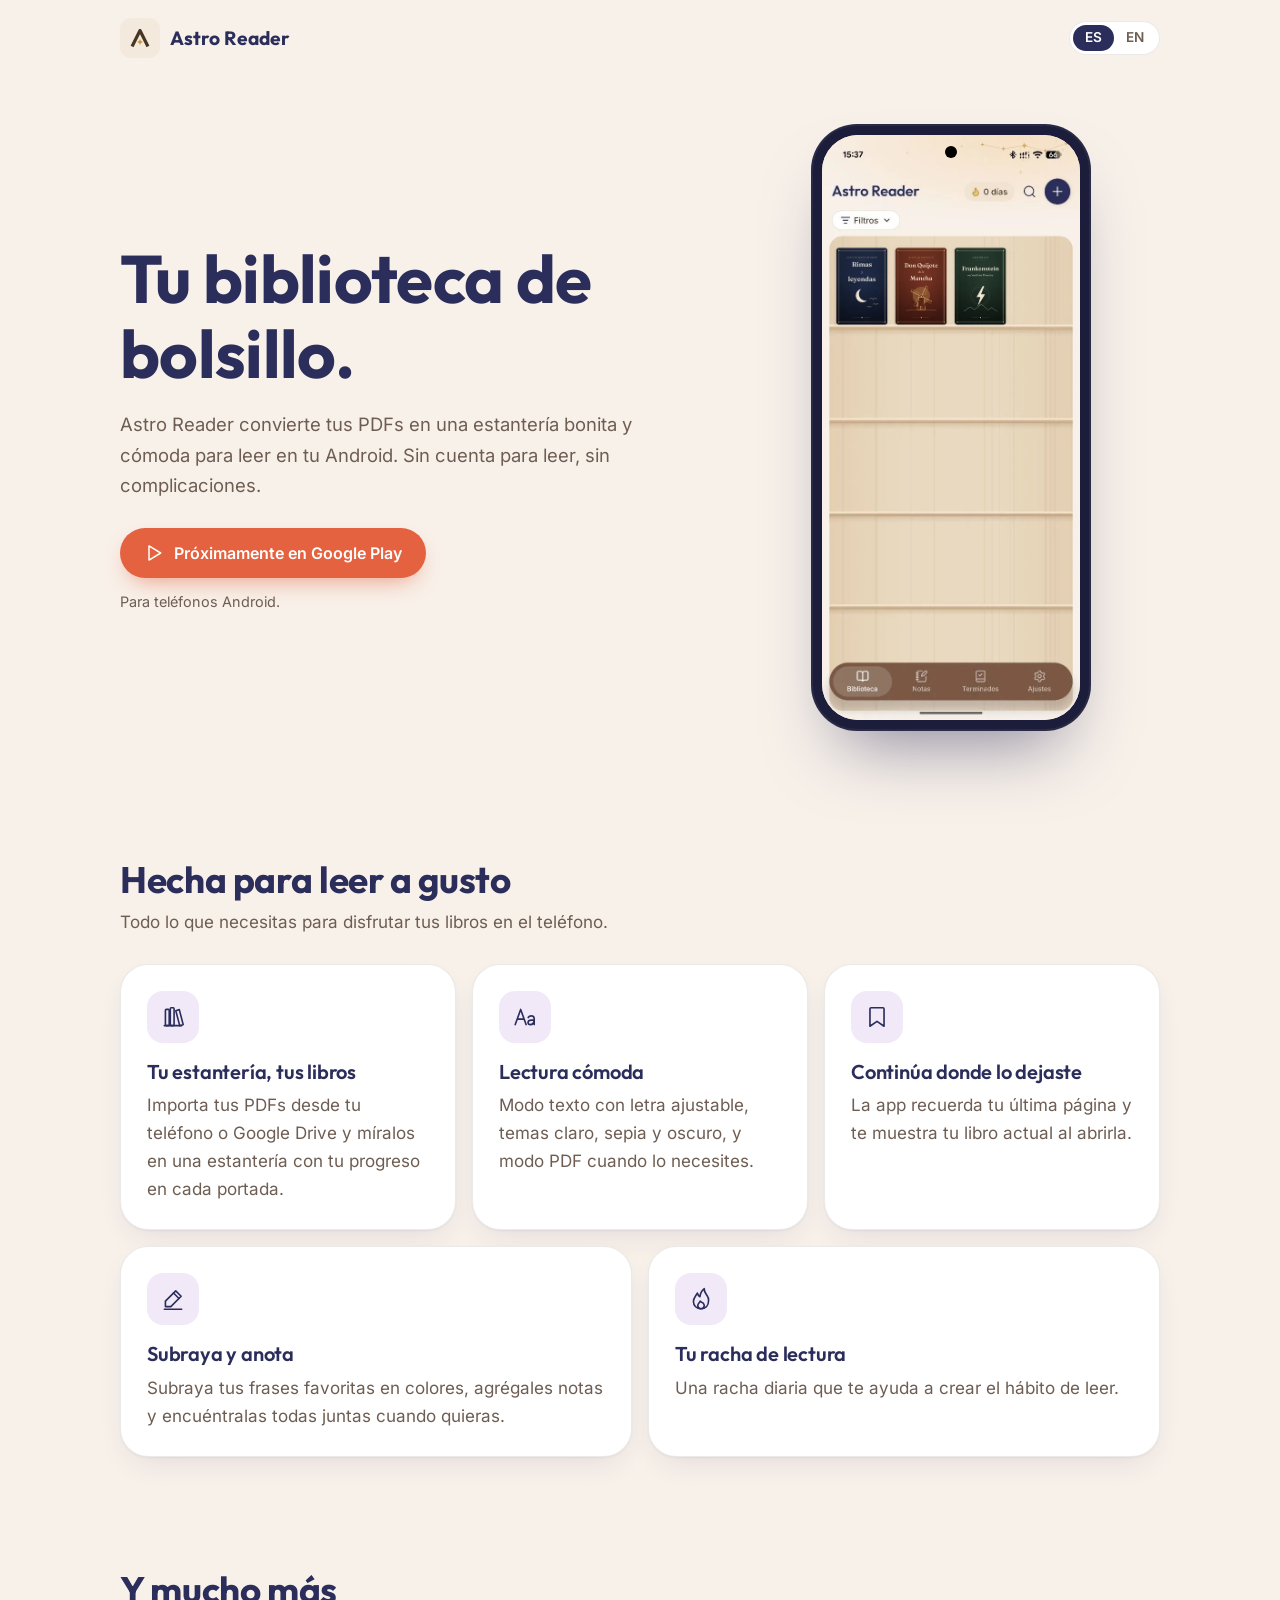
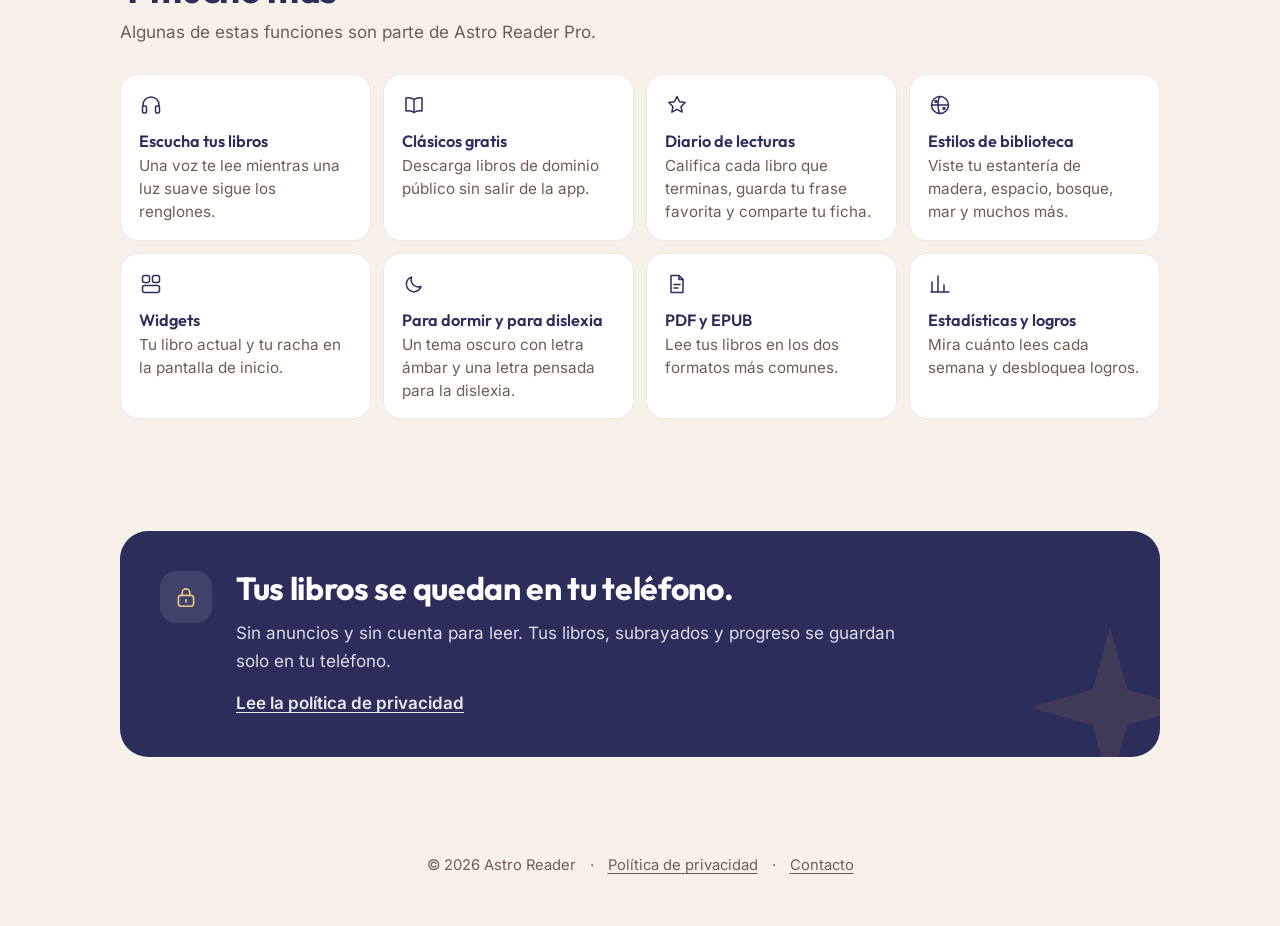
<file: index.html>
<!doctype html>
<html lang="es">
<head>
  <meta charset="utf-8">
  <meta name="viewport" content="width=device-width, initial-scale=1">
  <title>Astro Reader · Tu biblioteca de bolsillo</title>
  <meta name="description" content="Astro Reader convierte tus PDFs en una estantería bonita y cómoda para leer en tu Android. Modo texto, subrayados, notas y racha de lectura.">
  <meta name="theme-color" content="#F8F1EA" media="(prefers-color-scheme: light)">
  <meta name="theme-color" content="#16172C" media="(prefers-color-scheme: dark)">
  <link rel="icon" type="image/png" sizes="32x32" href="img/favicon-32.png">
  <link rel="apple-touch-icon" href="img/apple-touch-icon.png">
  <link rel="alternate" hreflang="es" href="https://astroreaderapp.github.io/">
  <link rel="alternate" hreflang="en" href="https://astroreaderapp.github.io/en/">
  <link rel="preload" href="fuentes/outfit-latin-700-normal.woff2" as="font" type="font/woff2" crossorigin>
  <link rel="stylesheet" href="estilos.css">

  <!-- Para compartir enlaces (WhatsApp, Facebook, X...) -->
  <meta property="og:type" content="website">
  <meta property="og:url" content="https://astroreaderapp.github.io/">
  <meta property="og:site_name" content="Astro Reader">
  <meta property="og:title" content="Astro Reader · Tu biblioteca de bolsillo">
  <meta property="og:description" content="Tus PDFs en una estantería bonita y cómoda para leer en tu Android.">
  <meta property="og:image" content="https://astroreaderapp.github.io/img/compartir.png">
  <meta property="og:image:width" content="1200">
  <meta property="og:image:height" content="630">
  <meta property="og:locale" content="es_MX">
  <meta name="twitter:card" content="summary_large_image">
</head>
<body>
  <a class="saltar" href="#contenido">Saltar al contenido</a>

  <header class="cabecera">
    <div class="contenedor">
      <a class="marca" href="index.html">
        <img src="img/logo.webp" width="40" height="40" alt="">
        Astro Reader
      </a>
      <nav class="idioma" aria-label="Idioma">
        <span aria-current="page" lang="es">ES</span>
        <a href="en/index.html" lang="en" hreflang="en">EN</a>
      </nav>
    </div>
  </header>

  <main id="contenido">
    <section class="hero">
      <div class="contenedor">
        <div>
          <h1>Tu biblioteca de bolsillo.</h1>
          <p class="subtitulo">Astro Reader convierte tus PDFs en una estantería bonita y cómoda para leer en tu Android. Sin cuenta para leer, sin complicaciones.</p>

          <!-- ENLACE DE GOOGLE PLAY: cuando la app esté publicada, cambia href="#" por
               https://play.google.com/store/apps/details?id=com.astroreader.app
               quita aria-disabled="true" y cambia el texto por "Descárgala en Google Play". -->
          <a class="boton" id="google-play" href="#" aria-disabled="true">
            <svg viewBox="0 0 24 24" fill="none" stroke="currentColor" stroke-width="1.8" stroke-linejoin="round" aria-hidden="true"><path d="M6 3.5v17l14-8.5z"/></svg>
            Próximamente en Google Play
          </a>
          <span class="nota-boton">Para teléfonos Android.</span>
        </div>

        <div class="telefono-zona">
          <div class="telefono">
            <div class="pantalla">
              <!-- Capturas de la app (portadas propias de libros de dominio público). Cambian solas. -->
              <div class="capturas">
                <img src="img/captura-1.webp" width="575" height="1280" alt="La estantería de Astro Reader con Rimas y leyendas, Don Quijote de la Mancha y Frankenstein">
                <img src="img/captura-2.webp" width="575" height="1280" alt="La misma estantería con el estilo Espacio, de noche con estrellas" loading="lazy">
                <img src="img/captura-3.webp" width="575" height="1280" alt="Pantalla para elegir el estilo de la biblioteca" loading="lazy">
              </div>
            </div>
          </div>
        </div>
      </div>
    </section>

    <section aria-labelledby="t-funciones">
      <div class="contenedor">
        <h2 class="titulo-seccion" id="t-funciones">Hecha para leer a gusto</h2>
        <p class="intro-seccion">Todo lo que necesitas para disfrutar tus libros en el teléfono.</p>

        <div class="tarjetas">
          <article class="tarjeta">
            <div class="icono"><svg viewBox="0 0 24 24" aria-hidden="true"><path d="M4 20h16"/><rect x="5" y="5" width="3.5" height="15" rx="0.8"/><rect x="9.5" y="3.5" width="3.5" height="16.5" rx="0.8"/><path d="M14.6 6.2l3.2-1 3.6 13.8-3.2 1z"/></svg></div>
            <h3>Tu estantería, tus libros</h3>
            <p>Importa tus PDFs desde tu teléfono o Google Drive y míralos en una estantería con tu progreso en cada portada.</p>
          </article>

          <article class="tarjeta">
            <div class="icono"><svg viewBox="0 0 24 24" aria-hidden="true"><path d="M3 19l5-14 5 14M4.8 14h6.4"/><path d="M15 12.5c.6-1 1.6-1.5 2.8-1.5 1.8 0 2.7 1 2.7 2.7V19m0-3.3c-.5 2.2-1.7 3.3-3.4 3.3-1.4 0-2.3-.8-2.3-2 0-1.4 1.2-2.1 3.4-2.1h2.3"/></svg></div>
            <h3>Lectura cómoda</h3>
            <p>Modo texto con letra ajustable, temas claro, sepia y oscuro, y modo PDF cuando lo necesites.</p>
          </article>

          <article class="tarjeta">
            <div class="icono"><svg viewBox="0 0 24 24" aria-hidden="true"><path d="M6.5 3.5h11a1 1 0 0 1 1 1v16l-6.5-4.5-6.5 4.5v-16a1 1 0 0 1 1-1z"/></svg></div>
            <h3>Continúa donde lo dejaste</h3>
            <p>La app recuerda tu última página y te muestra tu libro actual al abrirla.</p>
          </article>

          <article class="tarjeta">
            <div class="icono"><svg viewBox="0 0 24 24" aria-hidden="true"><path d="M14.5 4.5l5 5L10 19H5v-5z"/><path d="M12.5 6.5l5 5"/><path d="M4 21.5h16"/></svg></div>
            <h3>Subraya y anota</h3>
            <p>Subraya tus frases favoritas en colores, agrégales notas y encuéntralas todas juntas cuando quieras.</p>
          </article>

          <article class="tarjeta">
            <div class="icono"><svg viewBox="0 0 24 24" aria-hidden="true"><path d="M12 21c-4 0-7-2.8-7-6.6 0-3.3 2.4-5.4 3.6-7.9.4 1.6 1.2 2.7 2.4 3.4C11.4 6.4 13 4 15 2.5c-.2 3 1.4 4.6 2.6 6.3 1 1.4 1.4 2.8 1.4 4.6C19 18.2 16 21 12 21z"/><path d="M12 21c-1.7 0-3-1.2-3-2.9 0-1.8 1.6-2.7 2.3-4.1.9 1 1.5 1.3 2.3 1.4.8 1 1.4 1.7 1.4 2.7 0 1.7-1.3 2.9-3 2.9z"/></svg></div>
            <h3>Tu racha de lectura</h3>
            <p>Una racha diaria que te ayuda a crear el hábito de leer.</p>
          </article>
        </div>
      </div>
    </section>

    <section aria-labelledby="t-mas">
      <div class="contenedor">
        <h2 class="titulo-seccion" id="t-mas">Y mucho más</h2>
        <p class="intro-seccion">Algunas de estas funciones son parte de Astro Reader Pro.</p>
        <ul class="extras">
          <li><svg viewBox="0 0 24 24" aria-hidden="true"><path d="M4 13v-1a8 8 0 0 1 16 0v1"/><rect x="3.5" y="13" width="4" height="7" rx="1.5"/><rect x="16.5" y="13" width="4" height="7" rx="1.5"/></svg><div><strong>Escucha tus libros</strong><span>Una voz te lee mientras una luz suave sigue los renglones.</span></div></li>
          <li><svg viewBox="0 0 24 24" aria-hidden="true"><path d="M12 6.5C10 5 7 4.5 4 5v13c3-.5 6 0 8 1.5 2-1.5 5-2 8-1.5V5c-3-.5-6 0-8 1.5z"/><path d="M12 6.5v13"/></svg><div><strong>Clásicos gratis</strong><span>Descarga libros de dominio público sin salir de la app.</span></div></li>
          <li><svg viewBox="0 0 24 24" aria-hidden="true"><path d="M12 3.5l2.5 5.2 5.7.8-4.1 4 1 5.6-5.1-2.7-5.1 2.7 1-5.6-4.1-4 5.7-.8z"/></svg><div><strong>Diario de lecturas</strong><span>Califica cada libro que terminas, guarda tu frase favorita y comparte tu ficha.</span></div></li>
          <li><svg viewBox="0 0 24 24" aria-hidden="true"><circle cx="12" cy="12" r="8.5"/><path d="M12 3.5c-2.5 2.5-2.5 14.5 0 17M3.5 12h17"/><circle cx="8" cy="8.5" r="1"/><circle cx="16" cy="15.5" r="1"/></svg><div><strong>Estilos de biblioteca</strong><span>Viste tu estantería de madera, espacio, bosque, mar y muchos más.</span></div></li>
          <li><svg viewBox="0 0 24 24" aria-hidden="true"><rect x="3.5" y="3.5" width="7" height="7" rx="2"/><rect x="13.5" y="3.5" width="7" height="7" rx="2"/><rect x="3.5" y="13.5" width="17" height="7" rx="2"/></svg><div><strong>Widgets</strong><span>Tu libro actual y tu racha en la pantalla de inicio.</span></div></li>
          <li><svg viewBox="0 0 24 24" aria-hidden="true"><path d="M19 14.5A7.5 7.5 0 0 1 9.5 5a7.5 7.5 0 1 0 9.5 9.5z"/></svg><div><strong>Para dormir y para dislexia</strong><span>Un tema oscuro con letra ámbar y una letra pensada para la dislexia.</span></div></li>
          <li><svg viewBox="0 0 24 24" aria-hidden="true"><path d="M6 3.5h8l4 4v13H6z"/><path d="M14 3.5v4h4"/><path d="M9 12.5h6M9 16h4"/></svg><div><strong>PDF y EPUB</strong><span>Lee tus libros en los dos formatos más comunes.</span></div></li>
          <li><svg viewBox="0 0 24 24" aria-hidden="true"><path d="M4 20V10M10 20V4M16 20v-7M21 20H3"/></svg><div><strong>Estadísticas y logros</strong><span>Mira cuánto lees cada semana y desbloquea logros.</span></div></li>
        </ul>
      </div>
    </section>

    <section aria-labelledby="t-privacidad">
      <div class="contenedor">
        <div class="privacidad-bloque">
          <div class="icono"><svg viewBox="0 0 24 24" aria-hidden="true"><rect x="5" y="10.5" width="14" height="10" rx="2.5"/><path d="M8.5 10.5V8a3.5 3.5 0 0 1 7 0v2.5"/><path d="M12 14.5v2"/></svg></div>
          <div>
            <h2 id="t-privacidad">Tus libros se quedan en tu teléfono.</h2>
            <p style="margin-top:12px">Sin anuncios y sin cuenta para leer. Tus libros, subrayados y progreso se guardan solo en tu teléfono.</p>
            <p style="margin-top:14px"><a href="privacidad.html">Lee la política de privacidad</a></p>
          </div>
        </div>
      </div>
    </section>
  </main>

  <footer class="pie">
    <div class="contenedor">
      <span>© 2026 Astro Reader</span>
      <span aria-hidden="true">·</span>
      <a href="privacidad.html">Política de privacidad</a>
      <span aria-hidden="true">·</span>
      <a href="mailto:contacto.astroreader@gmail.com">Contacto</a>
    </div>
  </footer>
</body>
</html>
</file>
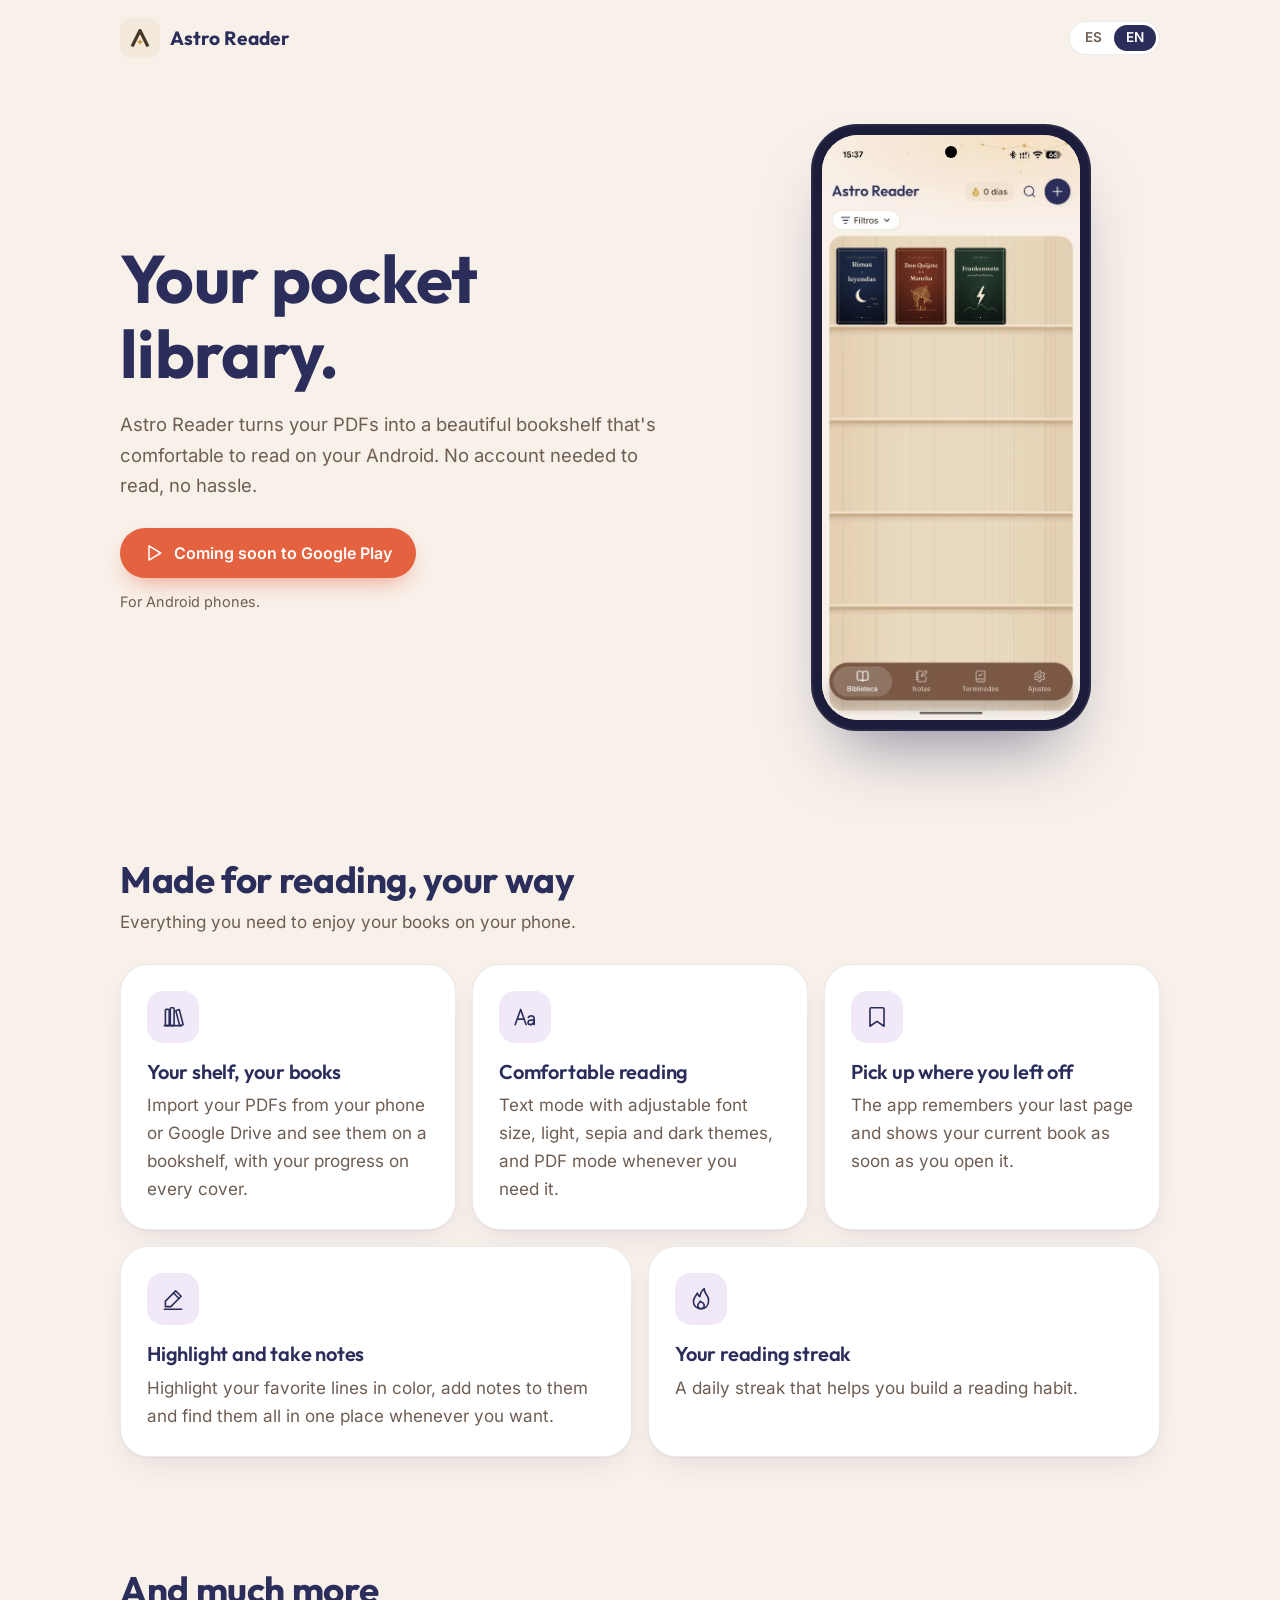
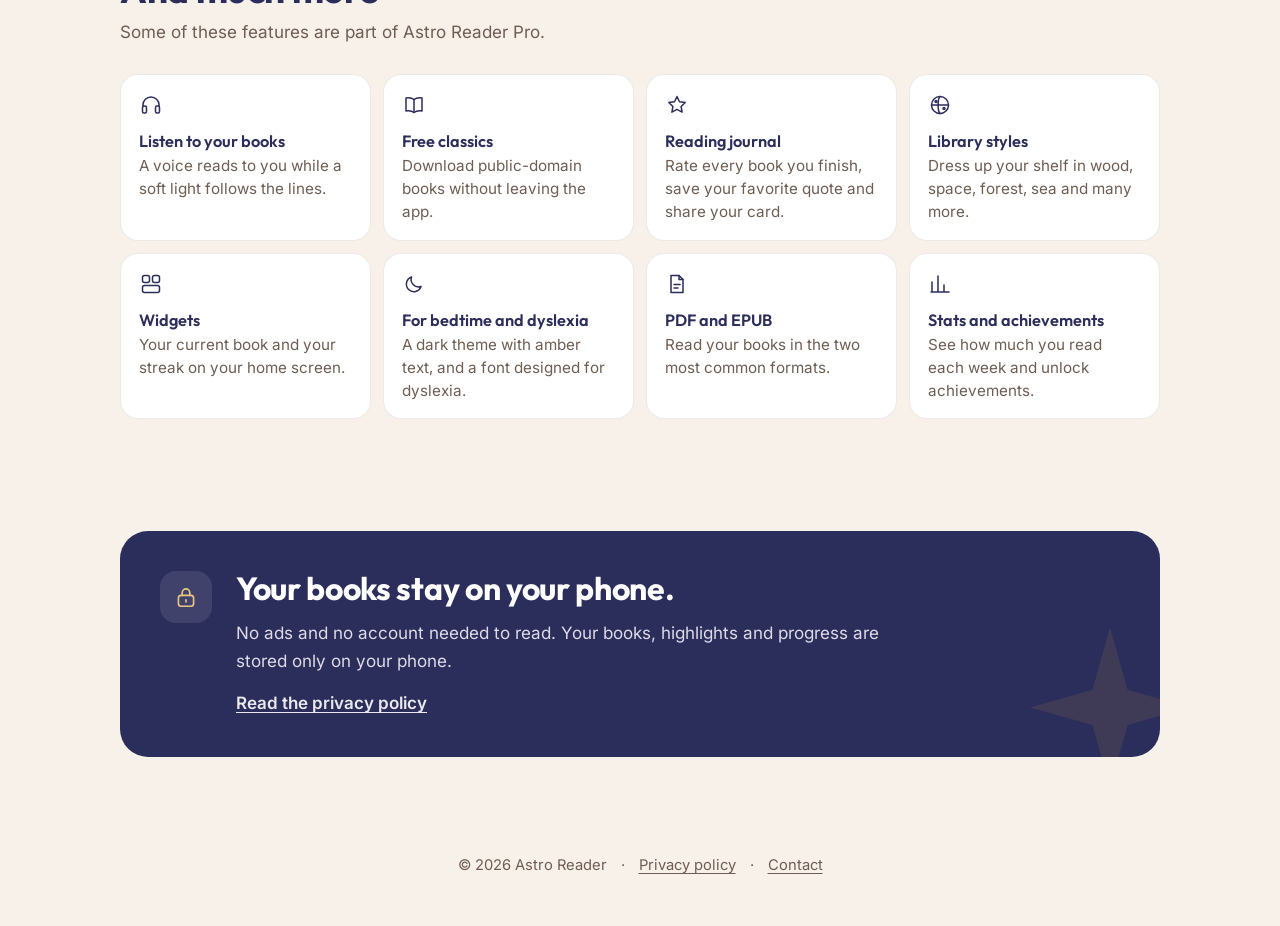
<file: en/index.html>
<!doctype html>
<html lang="en">
<head>
  <meta charset="utf-8">
  <meta name="viewport" content="width=device-width, initial-scale=1">
  <title>Astro Reader · Your pocket library</title>
  <meta name="description" content="Astro Reader turns your PDFs into a beautiful bookshelf that's comfortable to read on your Android. Text mode, highlights, notes and a reading streak.">
  <meta name="theme-color" content="#F8F1EA" media="(prefers-color-scheme: light)">
  <meta name="theme-color" content="#16172C" media="(prefers-color-scheme: dark)">
  <link rel="icon" type="image/png" sizes="32x32" href="../img/favicon-32.png">
  <link rel="apple-touch-icon" href="../img/apple-touch-icon.png">
  <link rel="alternate" hreflang="es" href="https://astroreaderapp.github.io/">
  <link rel="alternate" hreflang="en" href="https://astroreaderapp.github.io/en/">
  <link rel="preload" href="../fuentes/outfit-latin-700-normal.woff2" as="font" type="font/woff2" crossorigin>
  <link rel="stylesheet" href="../estilos.css">

  <meta property="og:type" content="website">
  <meta property="og:url" content="https://astroreaderapp.github.io/en/">
  <meta property="og:site_name" content="Astro Reader">
  <meta property="og:title" content="Astro Reader · Your pocket library">
  <meta property="og:description" content="Your PDFs on a beautiful bookshelf, comfortable to read on your Android.">
  <meta property="og:image" content="https://astroreaderapp.github.io/img/compartir.png">
  <meta property="og:image:width" content="1200">
  <meta property="og:image:height" content="630">
  <meta property="og:locale" content="en_US">
  <meta name="twitter:card" content="summary_large_image">
</head>
<body>
  <a class="saltar" href="#contenido">Skip to content</a>

  <header class="cabecera">
    <div class="contenedor">
      <a class="marca" href="index.html">
        <img src="../img/logo.webp" width="40" height="40" alt="">
        Astro Reader
      </a>
      <nav class="idioma" aria-label="Language">
        <a href="../index.html" lang="es" hreflang="es">ES</a>
        <span aria-current="page" lang="en">EN</span>
      </nav>
    </div>
  </header>

  <main id="contenido">
    <section class="hero">
      <div class="contenedor">
        <div>
          <h1>Your pocket library.</h1>
          <p class="subtitulo">Astro Reader turns your PDFs into a beautiful bookshelf that's comfortable to read on your Android. No account needed to read, no hassle.</p>

          <!-- GOOGLE PLAY LINK: when the app is published, change href="#" to
               https://play.google.com/store/apps/details?id=com.astroreader.app
               remove aria-disabled="true" and change the text to "Get it on Google Play". -->
          <a class="boton" id="google-play" href="#" aria-disabled="true">
            <svg viewBox="0 0 24 24" fill="none" stroke="currentColor" stroke-width="1.8" stroke-linejoin="round" aria-hidden="true"><path d="M6 3.5v17l14-8.5z"/></svg>
            Coming soon to Google Play
          </a>
          <span class="nota-boton">For Android phones.</span>
        </div>

        <div class="telefono-zona">
          <div class="telefono">
            <div class="pantalla">
              <!-- App screenshots (own covers for public-domain books). They rotate automatically. -->
              <div class="capturas">
                <img src="../img/captura-1.webp" width="575" height="1280" alt="The Astro Reader bookshelf with Rimas y leyendas, Don Quixote and Frankenstein">
                <img src="../img/captura-2.webp" width="575" height="1280" alt="The same bookshelf with the Space style, at night with stars" loading="lazy">
                <img src="../img/captura-3.webp" width="575" height="1280" alt="Screen for choosing the library style" loading="lazy">
              </div>
            </div>
          </div>
        </div>
      </div>
    </section>

    <section aria-labelledby="t-funciones">
      <div class="contenedor">
        <h2 class="titulo-seccion" id="t-funciones">Made for reading, your way</h2>
        <p class="intro-seccion">Everything you need to enjoy your books on your phone.</p>

        <div class="tarjetas">
          <article class="tarjeta">
            <div class="icono"><svg viewBox="0 0 24 24" aria-hidden="true"><path d="M4 20h16"/><rect x="5" y="5" width="3.5" height="15" rx="0.8"/><rect x="9.5" y="3.5" width="3.5" height="16.5" rx="0.8"/><path d="M14.6 6.2l3.2-1 3.6 13.8-3.2 1z"/></svg></div>
            <h3>Your shelf, your books</h3>
            <p>Import your PDFs from your phone or Google Drive and see them on a bookshelf, with your progress on every cover.</p>
          </article>

          <article class="tarjeta">
            <div class="icono"><svg viewBox="0 0 24 24" aria-hidden="true"><path d="M3 19l5-14 5 14M4.8 14h6.4"/><path d="M15 12.5c.6-1 1.6-1.5 2.8-1.5 1.8 0 2.7 1 2.7 2.7V19m0-3.3c-.5 2.2-1.7 3.3-3.4 3.3-1.4 0-2.3-.8-2.3-2 0-1.4 1.2-2.1 3.4-2.1h2.3"/></svg></div>
            <h3>Comfortable reading</h3>
            <p>Text mode with adjustable font size, light, sepia and dark themes, and PDF mode whenever you need it.</p>
          </article>

          <article class="tarjeta">
            <div class="icono"><svg viewBox="0 0 24 24" aria-hidden="true"><path d="M6.5 3.5h11a1 1 0 0 1 1 1v16l-6.5-4.5-6.5 4.5v-16a1 1 0 0 1 1-1z"/></svg></div>
            <h3>Pick up where you left off</h3>
            <p>The app remembers your last page and shows your current book as soon as you open it.</p>
          </article>

          <article class="tarjeta">
            <div class="icono"><svg viewBox="0 0 24 24" aria-hidden="true"><path d="M14.5 4.5l5 5L10 19H5v-5z"/><path d="M12.5 6.5l5 5"/><path d="M4 21.5h16"/></svg></div>
            <h3>Highlight and take notes</h3>
            <p>Highlight your favorite lines in color, add notes to them and find them all in one place whenever you want.</p>
          </article>

          <article class="tarjeta">
            <div class="icono"><svg viewBox="0 0 24 24" aria-hidden="true"><path d="M12 21c-4 0-7-2.8-7-6.6 0-3.3 2.4-5.4 3.6-7.9.4 1.6 1.2 2.7 2.4 3.4C11.4 6.4 13 4 15 2.5c-.2 3 1.4 4.6 2.6 6.3 1 1.4 1.4 2.8 1.4 4.6C19 18.2 16 21 12 21z"/><path d="M12 21c-1.7 0-3-1.2-3-2.9 0-1.8 1.6-2.7 2.3-4.1.9 1 1.5 1.3 2.3 1.4.8 1 1.4 1.7 1.4 2.7 0 1.7-1.3 2.9-3 2.9z"/></svg></div>
            <h3>Your reading streak</h3>
            <p>A daily streak that helps you build a reading habit.</p>
          </article>
        </div>
      </div>
    </section>

    <section aria-labelledby="t-mas">
      <div class="contenedor">
        <h2 class="titulo-seccion" id="t-mas">And much more</h2>
        <p class="intro-seccion">Some of these features are part of Astro Reader Pro.</p>
        <ul class="extras">
          <li><svg viewBox="0 0 24 24" aria-hidden="true"><path d="M4 13v-1a8 8 0 0 1 16 0v1"/><rect x="3.5" y="13" width="4" height="7" rx="1.5"/><rect x="16.5" y="13" width="4" height="7" rx="1.5"/></svg><div><strong>Listen to your books</strong><span>A voice reads to you while a soft light follows the lines.</span></div></li>
          <li><svg viewBox="0 0 24 24" aria-hidden="true"><path d="M12 6.5C10 5 7 4.5 4 5v13c3-.5 6 0 8 1.5 2-1.5 5-2 8-1.5V5c-3-.5-6 0-8 1.5z"/><path d="M12 6.5v13"/></svg><div><strong>Free classics</strong><span>Download public-domain books without leaving the app.</span></div></li>
          <li><svg viewBox="0 0 24 24" aria-hidden="true"><path d="M12 3.5l2.5 5.2 5.7.8-4.1 4 1 5.6-5.1-2.7-5.1 2.7 1-5.6-4.1-4 5.7-.8z"/></svg><div><strong>Reading journal</strong><span>Rate every book you finish, save your favorite quote and share your card.</span></div></li>
          <li><svg viewBox="0 0 24 24" aria-hidden="true"><circle cx="12" cy="12" r="8.5"/><path d="M12 3.5c-2.5 2.5-2.5 14.5 0 17M3.5 12h17"/><circle cx="8" cy="8.5" r="1"/><circle cx="16" cy="15.5" r="1"/></svg><div><strong>Library styles</strong><span>Dress up your shelf in wood, space, forest, sea and many more.</span></div></li>
          <li><svg viewBox="0 0 24 24" aria-hidden="true"><rect x="3.5" y="3.5" width="7" height="7" rx="2"/><rect x="13.5" y="3.5" width="7" height="7" rx="2"/><rect x="3.5" y="13.5" width="17" height="7" rx="2"/></svg><div><strong>Widgets</strong><span>Your current book and your streak on your home screen.</span></div></li>
          <li><svg viewBox="0 0 24 24" aria-hidden="true"><path d="M19 14.5A7.5 7.5 0 0 1 9.5 5a7.5 7.5 0 1 0 9.5 9.5z"/></svg><div><strong>For bedtime and dyslexia</strong><span>A dark theme with amber text, and a font designed for dyslexia.</span></div></li>
          <li><svg viewBox="0 0 24 24" aria-hidden="true"><path d="M6 3.5h8l4 4v13H6z"/><path d="M14 3.5v4h4"/><path d="M9 12.5h6M9 16h4"/></svg><div><strong>PDF and EPUB</strong><span>Read your books in the two most common formats.</span></div></li>
          <li><svg viewBox="0 0 24 24" aria-hidden="true"><path d="M4 20V10M10 20V4M16 20v-7M21 20H3"/></svg><div><strong>Stats and achievements</strong><span>See how much you read each week and unlock achievements.</span></div></li>
        </ul>
      </div>
    </section>

    <section aria-labelledby="t-privacidad">
      <div class="contenedor">
        <div class="privacidad-bloque">
          <div class="icono"><svg viewBox="0 0 24 24" aria-hidden="true"><rect x="5" y="10.5" width="14" height="10" rx="2.5"/><path d="M8.5 10.5V8a3.5 3.5 0 0 1 7 0v2.5"/><path d="M12 14.5v2"/></svg></div>
          <div>
            <h2 id="t-privacidad">Your books stay on your phone.</h2>
            <p style="margin-top:12px">No ads and no account needed to read. Your books, highlights and progress are stored only on your phone.</p>
            <p style="margin-top:14px"><a href="privacy.html">Read the privacy policy</a></p>
          </div>
        </div>
      </div>
    </section>
  </main>

  <footer class="pie">
    <div class="contenedor">
      <span>© 2026 Astro Reader</span>
      <span aria-hidden="true">·</span>
      <a href="privacy.html">Privacy policy</a>
      <span aria-hidden="true">·</span>
      <a href="mailto:contacto.astroreader@gmail.com">Contact</a>
    </div>
  </footer>
</body>
</html>
</file>
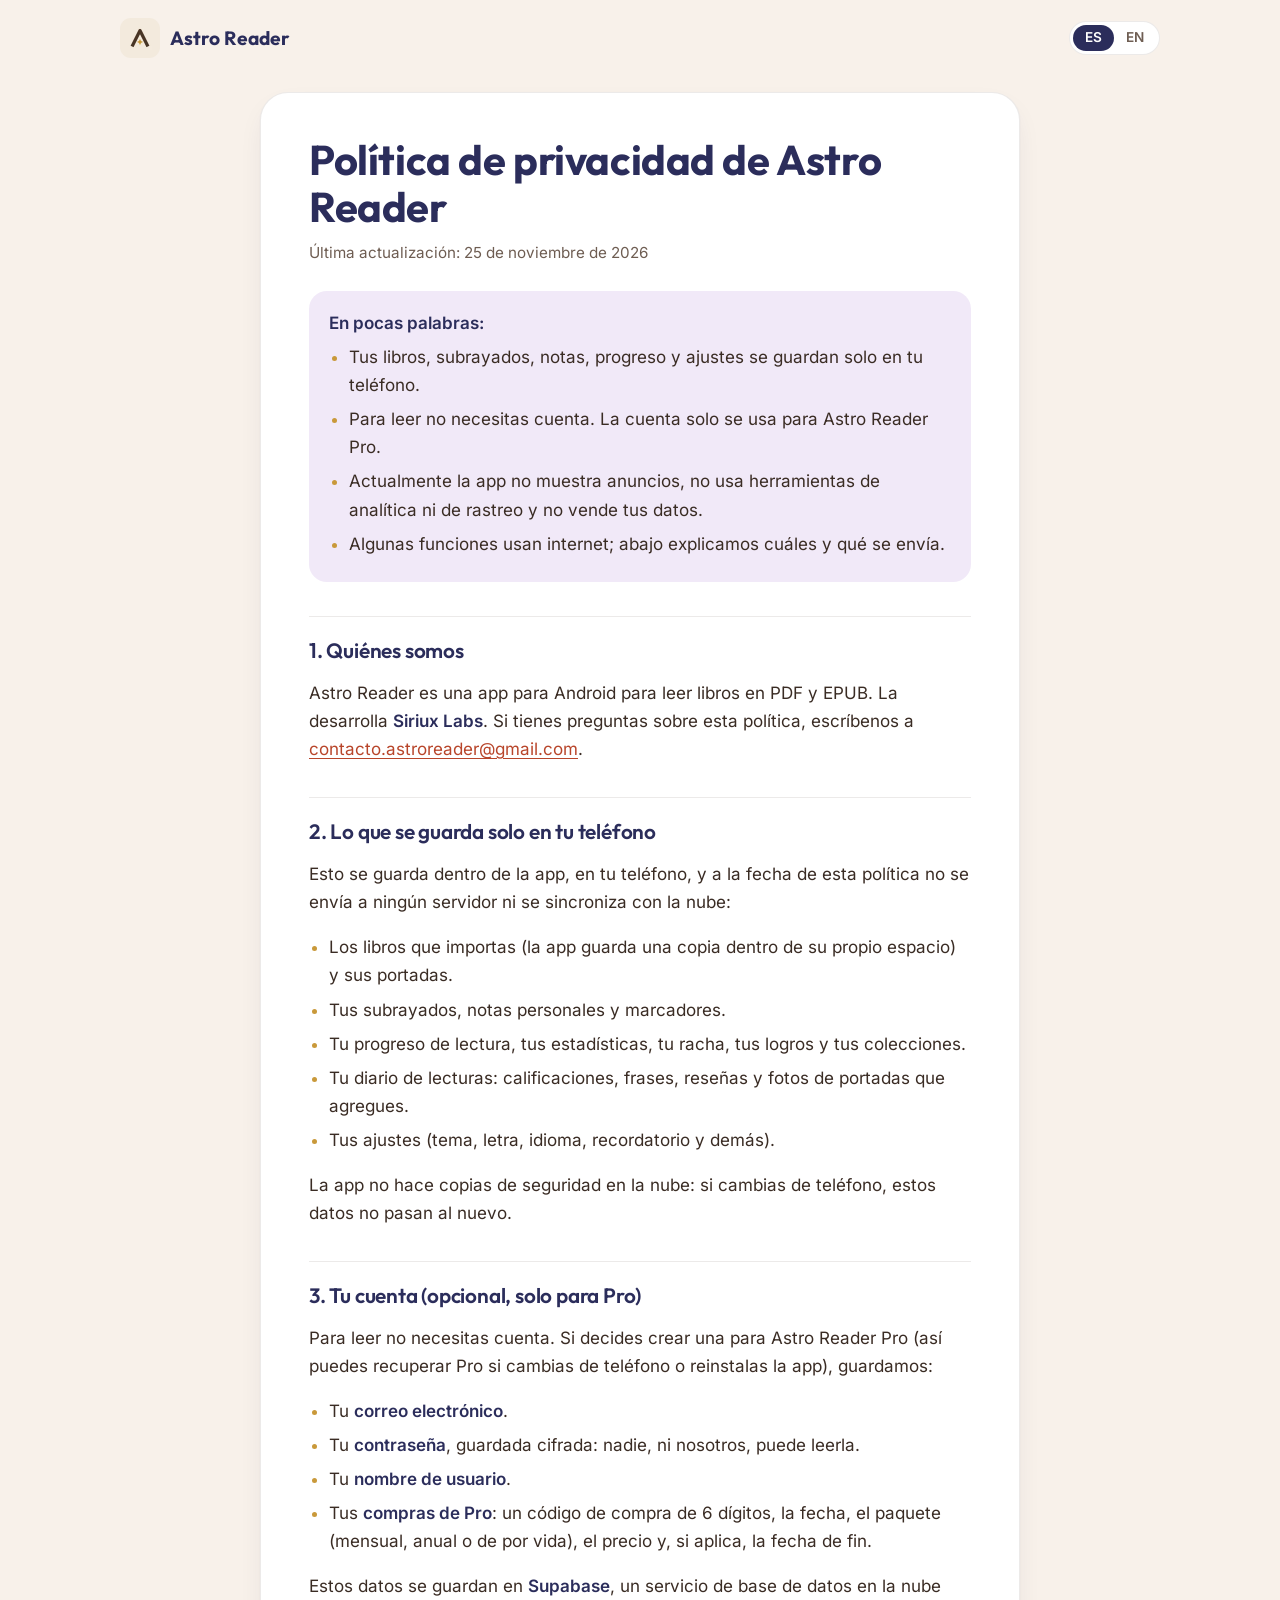
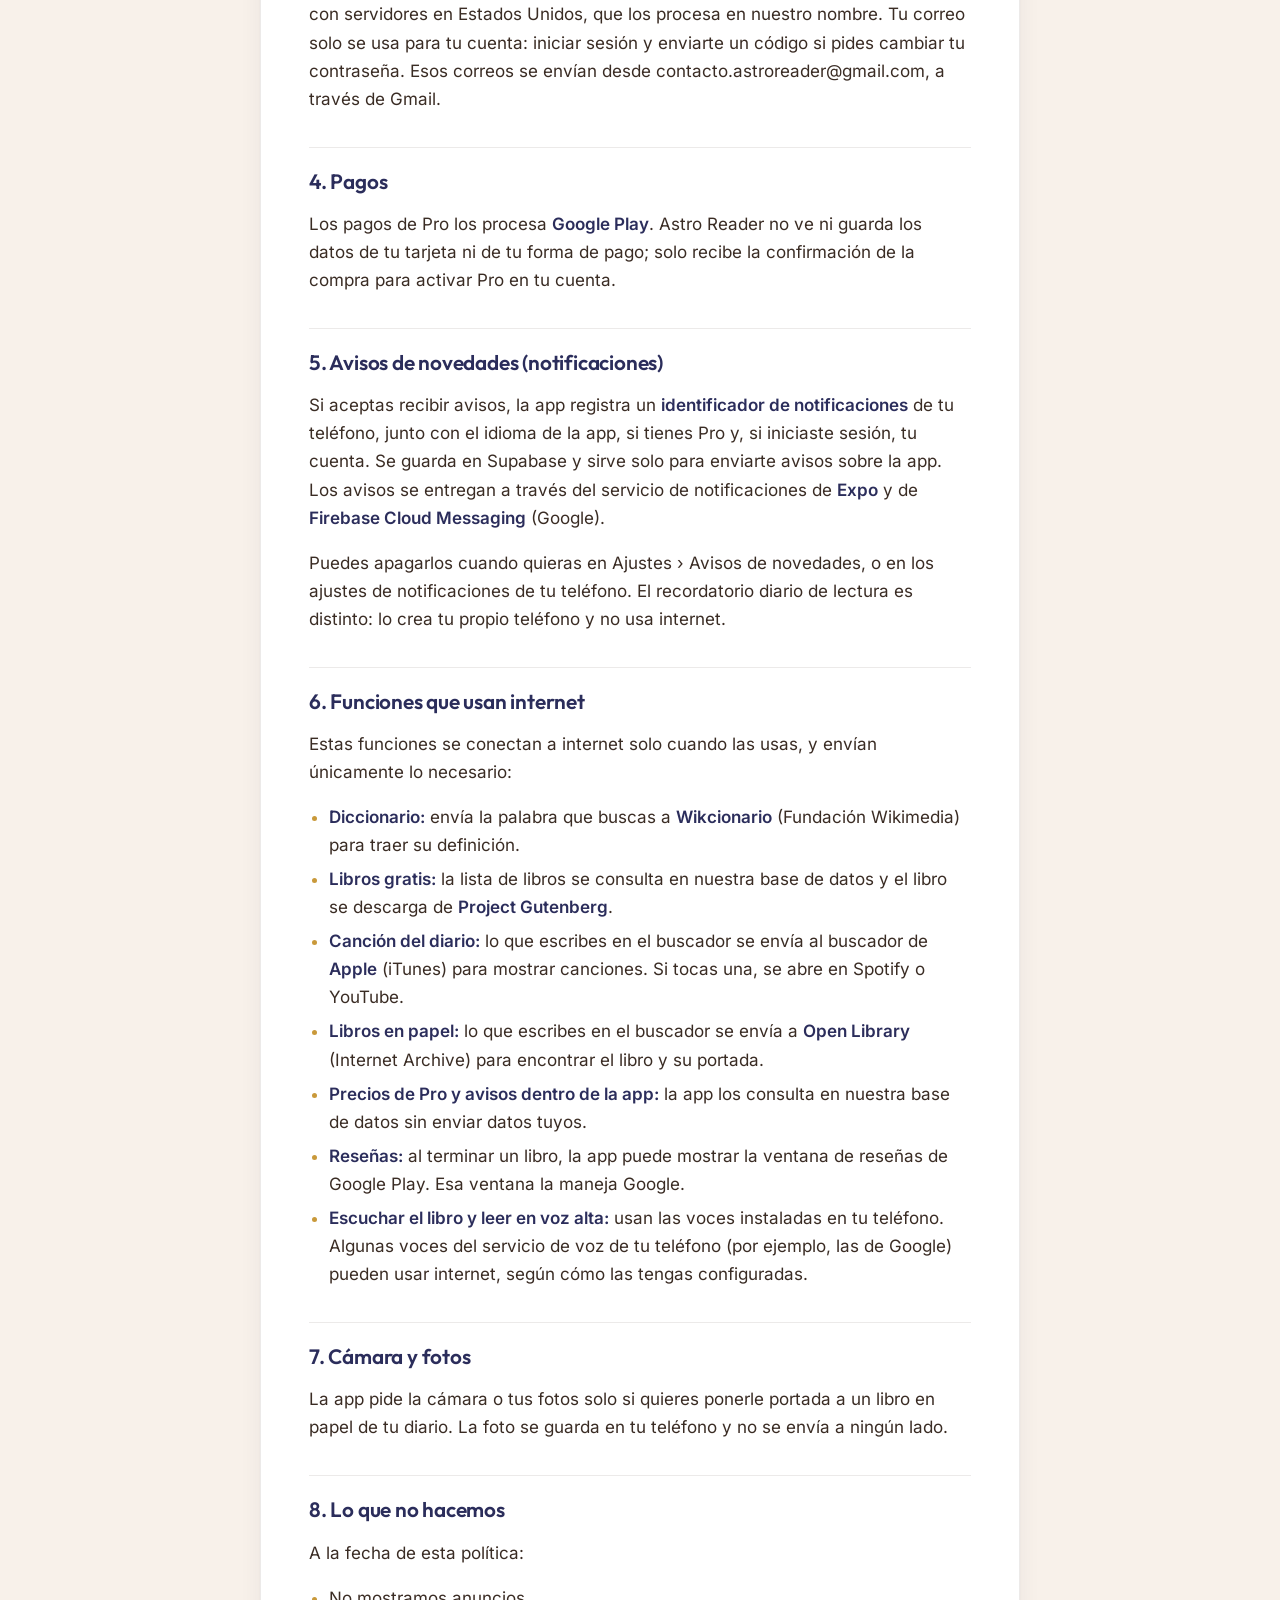
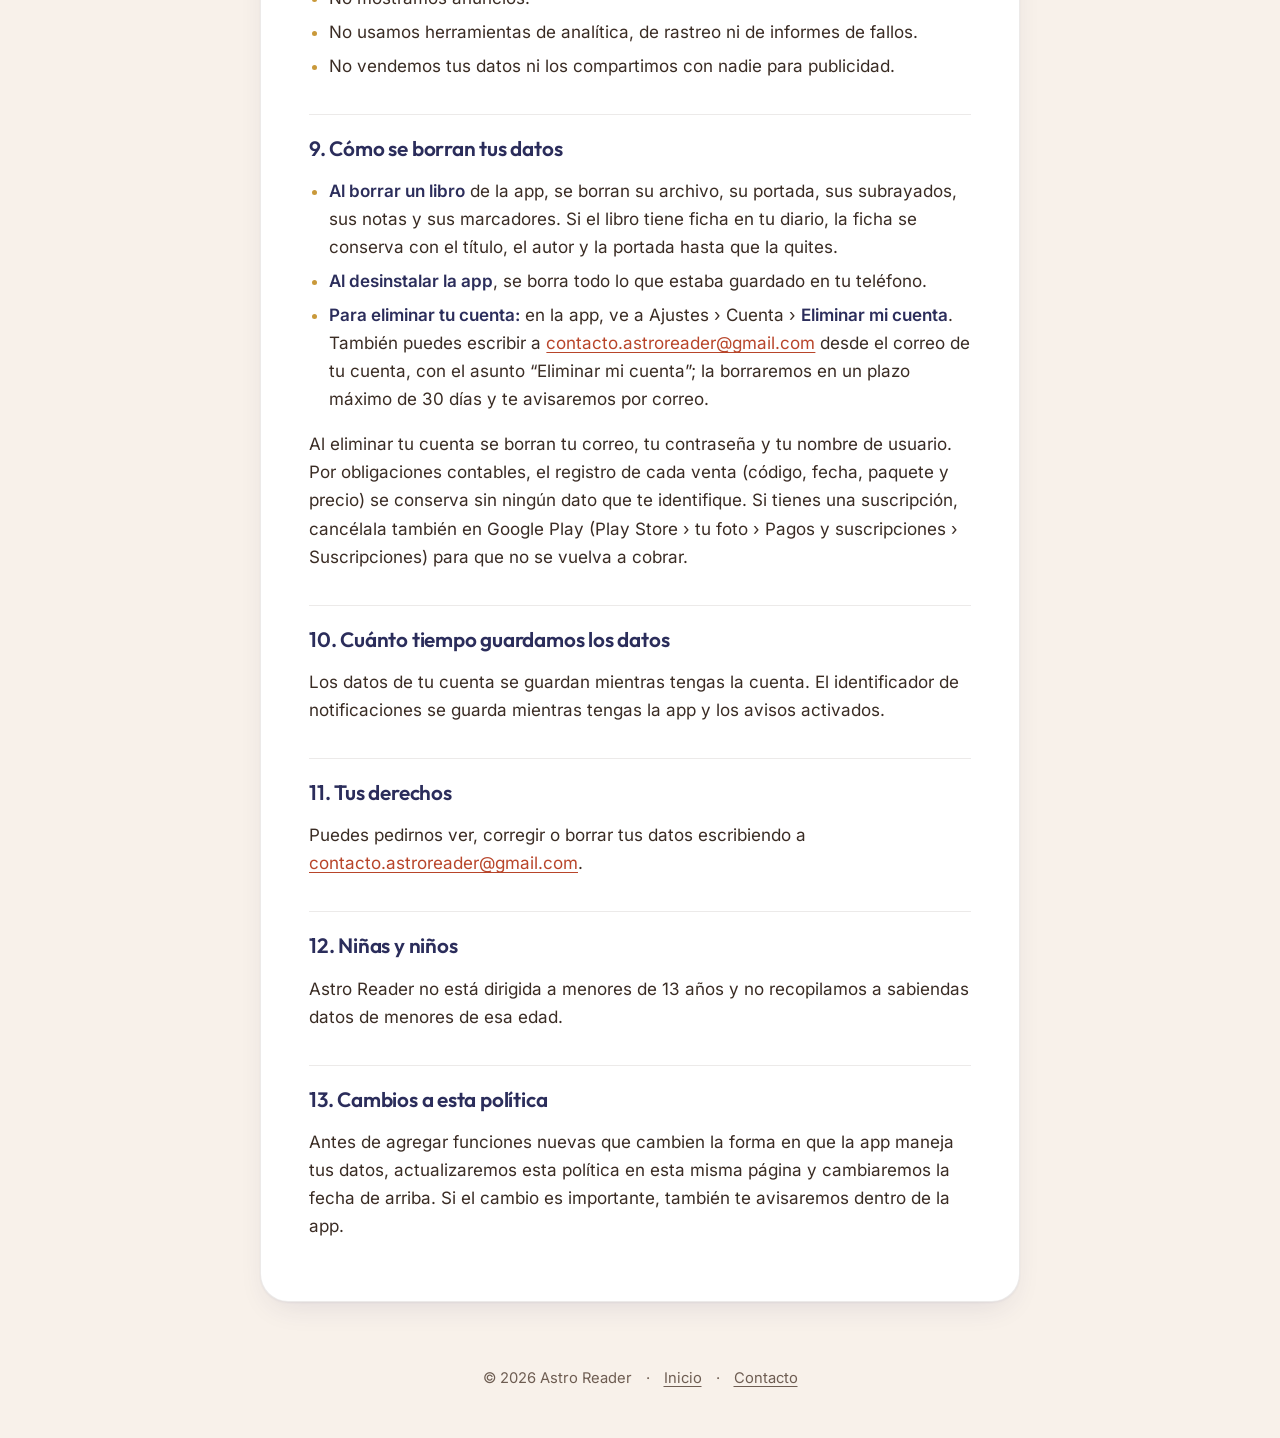
<file: privacidad.html>
<!doctype html>
<html lang="es">
<head>
  <meta charset="utf-8">
  <meta name="viewport" content="width=device-width, initial-scale=1">
  <title>Política de privacidad de Astro Reader</title>
  <meta name="description" content="Qué datos usa Astro Reader, dónde se guardan y cómo puedes borrarlos.">
  <meta name="theme-color" content="#F8F1EA" media="(prefers-color-scheme: light)">
  <meta name="theme-color" content="#16172C" media="(prefers-color-scheme: dark)">
  <link rel="icon" type="image/png" sizes="32x32" href="img/favicon-32.png">
  <link rel="apple-touch-icon" href="img/apple-touch-icon.png">
  <link rel="alternate" hreflang="es" href="https://astroreaderapp.github.io/privacidad.html">
  <link rel="alternate" hreflang="en" href="https://astroreaderapp.github.io/en/privacy.html">
  <link rel="stylesheet" href="estilos.css">
  <meta property="og:type" content="article">
  <meta property="og:site_name" content="Astro Reader">
  <meta property="og:title" content="Política de privacidad de Astro Reader">
  <meta property="og:description" content="Qué datos usa Astro Reader, dónde se guardan y cómo puedes borrarlos.">
  <meta property="og:image" content="https://astroreaderapp.github.io/img/compartir.png">
  <meta property="og:locale" content="es_MX">
</head>
<body>
  <a class="saltar" href="#contenido">Saltar al contenido</a>

  <header class="cabecera">
    <div class="contenedor">
      <a class="marca" href="index.html">
        <img src="img/logo.webp" width="40" height="40" alt="">
        Astro Reader
      </a>
      <nav class="idioma" aria-label="Idioma">
        <span aria-current="page" lang="es">ES</span>
        <a href="en/privacy.html" lang="en" hreflang="en">EN</a>
      </nav>
    </div>
  </header>

  <main id="contenido" class="documento">
    <div class="contenedor">
      <article class="hoja">
        <h1>Política de privacidad de Astro Reader</h1>
        <p class="fecha">Última actualización: 25 de noviembre de 2026</p>

        <div class="resumen">
          <p><strong>En pocas palabras:</strong></p>
          <ul>
            <li>Tus libros, subrayados, notas, progreso y ajustes se guardan solo en tu teléfono.</li>
            <li>Para leer no necesitas cuenta. La cuenta solo se usa para Astro Reader Pro.</li>
            <li>Actualmente la app no muestra anuncios, no usa herramientas de analítica ni de rastreo y no vende tus datos.</li>
            <li>Algunas funciones usan internet; abajo explicamos cuáles y qué se envía.</li>
          </ul>
        </div>

        <h2>1. Quiénes somos</h2>
        <p>Astro Reader es una app para Android para leer libros en PDF y EPUB. La desarrolla <strong>Siriux Labs</strong>. Si tienes preguntas sobre esta política, escríbenos a <a href="mailto:contacto.astroreader@gmail.com">contacto.astroreader@gmail.com</a>.</p>

        <h2>2. Lo que se guarda solo en tu teléfono</h2>
        <p>Esto se guarda dentro de la app, en tu teléfono, y a la fecha de esta política no se envía a ningún servidor ni se sincroniza con la nube:</p>
        <ul>
          <li>Los libros que importas (la app guarda una copia dentro de su propio espacio) y sus portadas.</li>
          <li>Tus subrayados, notas personales y marcadores.</li>
          <li>Tu progreso de lectura, tus estadísticas, tu racha, tus logros y tus colecciones.</li>
          <li>Tu diario de lecturas: calificaciones, frases, reseñas y fotos de portadas que agregues.</li>
          <li>Tus ajustes (tema, letra, idioma, recordatorio y demás).</li>
        </ul>
        <p>La app no hace copias de seguridad en la nube: si cambias de teléfono, estos datos no pasan al nuevo.</p>

        <h2>3. Tu cuenta (opcional, solo para Pro)</h2>
        <p>Para leer no necesitas cuenta. Si decides crear una para Astro Reader Pro (así puedes recuperar Pro si cambias de teléfono o reinstalas la app), guardamos:</p>
        <ul>
          <li>Tu <strong>correo electrónico</strong>.</li>
          <li>Tu <strong>contraseña</strong>, guardada cifrada: nadie, ni nosotros, puede leerla.</li>
          <li>Tu <strong>nombre de usuario</strong>.</li>
          <li>Tus <strong>compras de Pro</strong>: un código de compra de 6 dígitos, la fecha, el paquete (mensual, anual o de por vida), el precio y, si aplica, la fecha de fin.</li>
        </ul>
        <p>Estos datos se guardan en <strong>Supabase</strong>, un servicio de base de datos en la nube con servidores en Estados Unidos, que los procesa en nuestro nombre. Tu correo solo se usa para tu cuenta: iniciar sesión y enviarte un código si pides cambiar tu contraseña. Esos correos se envían desde contacto.astroreader@gmail.com, a través de Gmail.</p>

        <h2>4. Pagos</h2>
        <p>Los pagos de Pro los procesa <strong>Google Play</strong>. Astro Reader no ve ni guarda los datos de tu tarjeta ni de tu forma de pago; solo recibe la confirmación de la compra para activar Pro en tu cuenta.</p>

        <h2>5. Avisos de novedades (notificaciones)</h2>
        <p>Si aceptas recibir avisos, la app registra un <strong>identificador de notificaciones</strong> de tu teléfono, junto con el idioma de la app, si tienes Pro y, si iniciaste sesión, tu cuenta. Se guarda en Supabase y sirve solo para enviarte avisos sobre la app. Los avisos se entregan a través del servicio de notificaciones de <strong>Expo</strong> y de <strong>Firebase Cloud Messaging</strong> (Google).</p>
        <p>Puedes apagarlos cuando quieras en Ajustes › Avisos de novedades, o en los ajustes de notificaciones de tu teléfono. El recordatorio diario de lectura es distinto: lo crea tu propio teléfono y no usa internet.</p>

        <h2>6. Funciones que usan internet</h2>
        <p>Estas funciones se conectan a internet solo cuando las usas, y envían únicamente lo necesario:</p>
        <ul>
          <li><strong>Diccionario:</strong> envía la palabra que buscas a <strong>Wikcionario</strong> (Fundación Wikimedia) para traer su definición.</li>
          <li><strong>Libros gratis:</strong> la lista de libros se consulta en nuestra base de datos y el libro se descarga de <strong>Project Gutenberg</strong>.</li>
          <li><strong>Canción del diario:</strong> lo que escribes en el buscador se envía al buscador de <strong>Apple</strong> (iTunes) para mostrar canciones. Si tocas una, se abre en Spotify o YouTube.</li>
          <li><strong>Libros en papel:</strong> lo que escribes en el buscador se envía a <strong>Open Library</strong> (Internet Archive) para encontrar el libro y su portada.</li>
          <li><strong>Precios de Pro y avisos dentro de la app:</strong> la app los consulta en nuestra base de datos sin enviar datos tuyos.</li>
          <li><strong>Reseñas:</strong> al terminar un libro, la app puede mostrar la ventana de reseñas de Google Play. Esa ventana la maneja Google.</li>
          <li><strong>Escuchar el libro y leer en voz alta:</strong> usan las voces instaladas en tu teléfono. Algunas voces del servicio de voz de tu teléfono (por ejemplo, las de Google) pueden usar internet, según cómo las tengas configuradas.</li>
        </ul>

        <h2>7. Cámara y fotos</h2>
        <p>La app pide la cámara o tus fotos solo si quieres ponerle portada a un libro en papel de tu diario. La foto se guarda en tu teléfono y no se envía a ningún lado.</p>

        <h2>8. Lo que no hacemos</h2>
        <p>A la fecha de esta política:</p>
        <ul>
          <li>No mostramos anuncios.</li>
          <li>No usamos herramientas de analítica, de rastreo ni de informes de fallos.</li>
          <li>No vendemos tus datos ni los compartimos con nadie para publicidad.</li>
        </ul>

        <h2>9. Cómo se borran tus datos</h2>
        <ul>
          <li><strong>Al borrar un libro</strong> de la app, se borran su archivo, su portada, sus subrayados, sus notas y sus marcadores. Si el libro tiene ficha en tu diario, la ficha se conserva con el título, el autor y la portada hasta que la quites.</li>
          <li><strong>Al desinstalar la app</strong>, se borra todo lo que estaba guardado en tu teléfono.</li>
          <li><strong>Para eliminar tu cuenta:</strong> en la app, ve a Ajustes › Cuenta › <strong>Eliminar mi cuenta</strong>. También puedes escribir a <a href="mailto:contacto.astroreader@gmail.com">contacto.astroreader@gmail.com</a> desde el correo de tu cuenta, con el asunto “Eliminar mi cuenta”; la borraremos en un plazo máximo de 30 días y te avisaremos por correo.</li>
        </ul>
        <p>Al eliminar tu cuenta se borran tu correo, tu contraseña y tu nombre de usuario. Por obligaciones contables, el registro de cada venta (código, fecha, paquete y precio) se conserva sin ningún dato que te identifique. Si tienes una suscripción, cancélala también en Google Play (Play Store › tu foto › Pagos y suscripciones › Suscripciones) para que no se vuelva a cobrar.</p>

        <h2>10. Cuánto tiempo guardamos los datos</h2>
        <p>Los datos de tu cuenta se guardan mientras tengas la cuenta. El identificador de notificaciones se guarda mientras tengas la app y los avisos activados.</p>

        <h2>11. Tus derechos</h2>
        <p>Puedes pedirnos ver, corregir o borrar tus datos escribiendo a <a href="mailto:contacto.astroreader@gmail.com">contacto.astroreader@gmail.com</a>.</p>

        <h2>12. Niñas y niños</h2>
        <p>Astro Reader no está dirigida a menores de 13 años y no recopilamos a sabiendas datos de menores de esa edad.</p>

        <h2>13. Cambios a esta política</h2>
        <p>Antes de agregar funciones nuevas que cambien la forma en que la app maneja tus datos, actualizaremos esta política en esta misma página y cambiaremos la fecha de arriba. Si el cambio es importante, también te avisaremos dentro de la app.</p>
      </article>
    </div>
  </main>

  <footer class="pie">
    <div class="contenedor">
      <span>© 2026 Astro Reader</span>
      <span aria-hidden="true">·</span>
      <a href="index.html">Inicio</a>
      <span aria-hidden="true">·</span>
      <a href="mailto:contacto.astroreader@gmail.com">Contacto</a>
    </div>
  </footer>
</body>
</html>
</file>
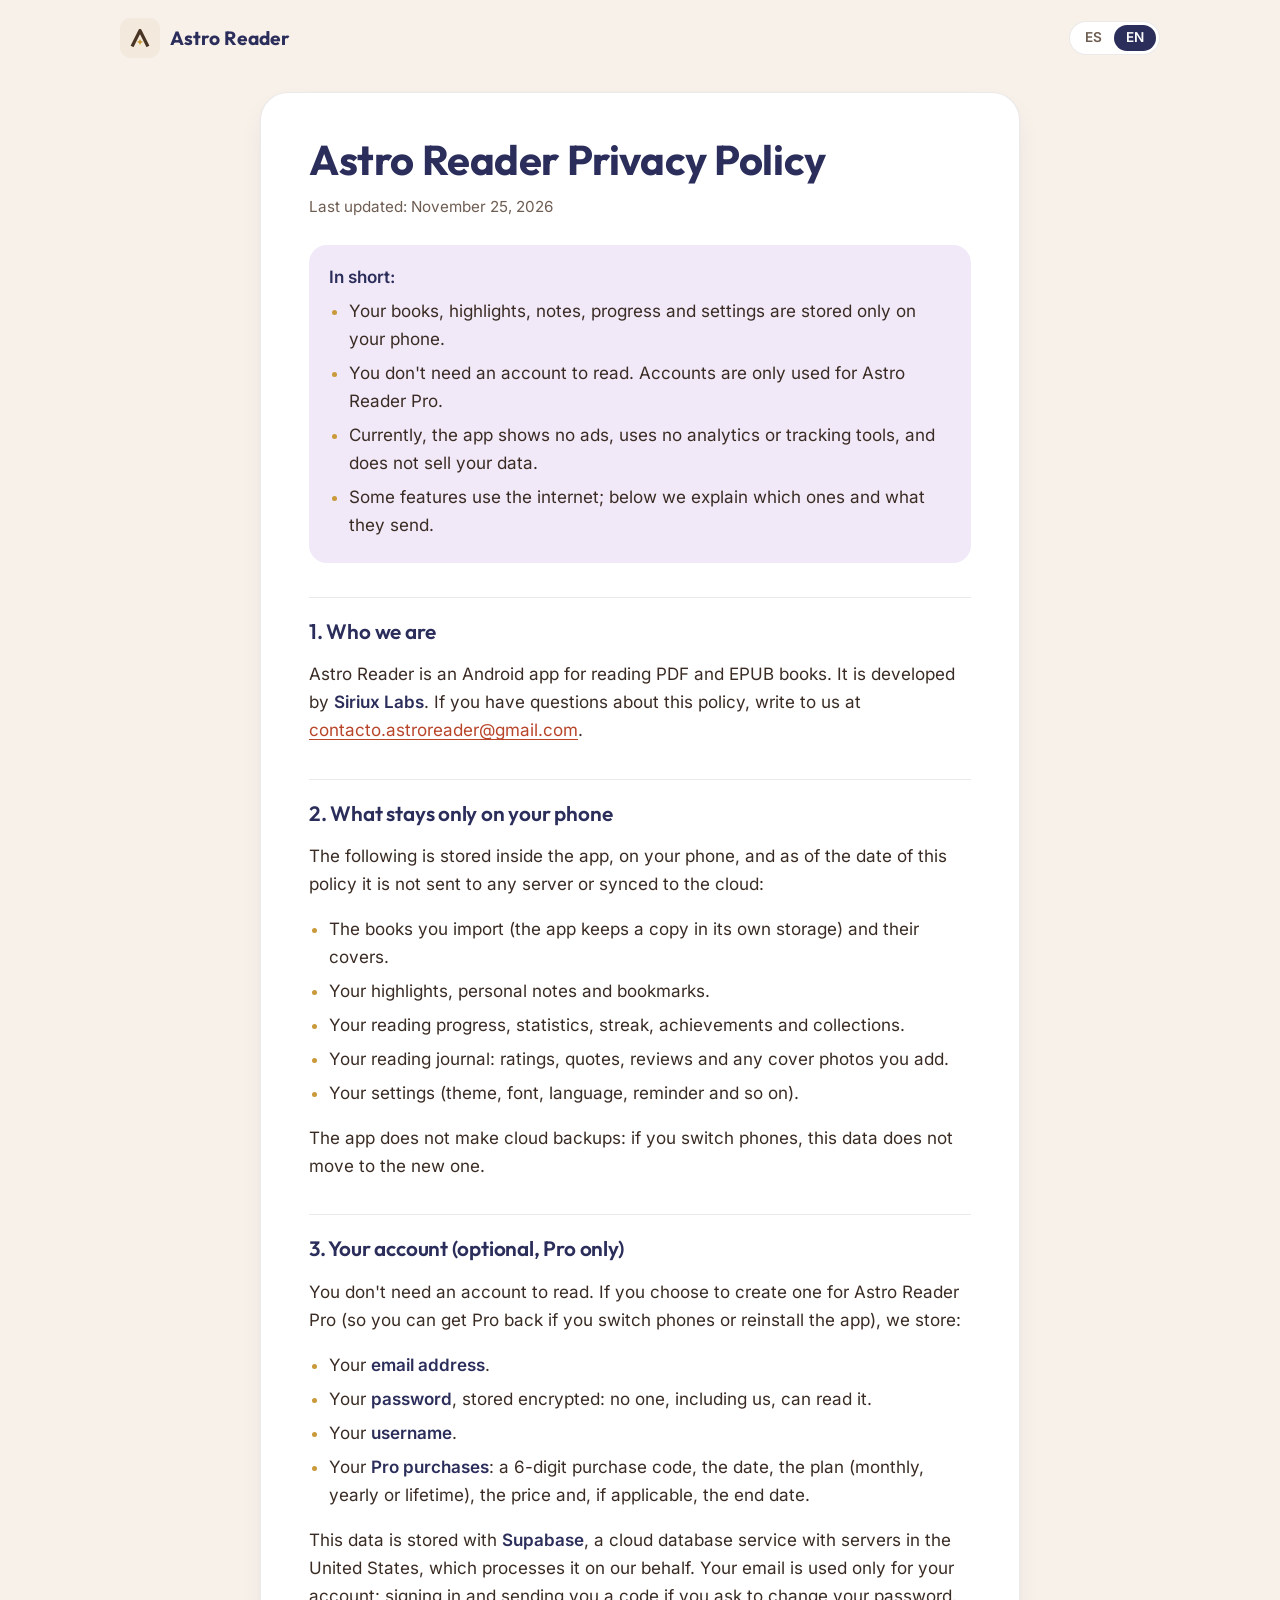
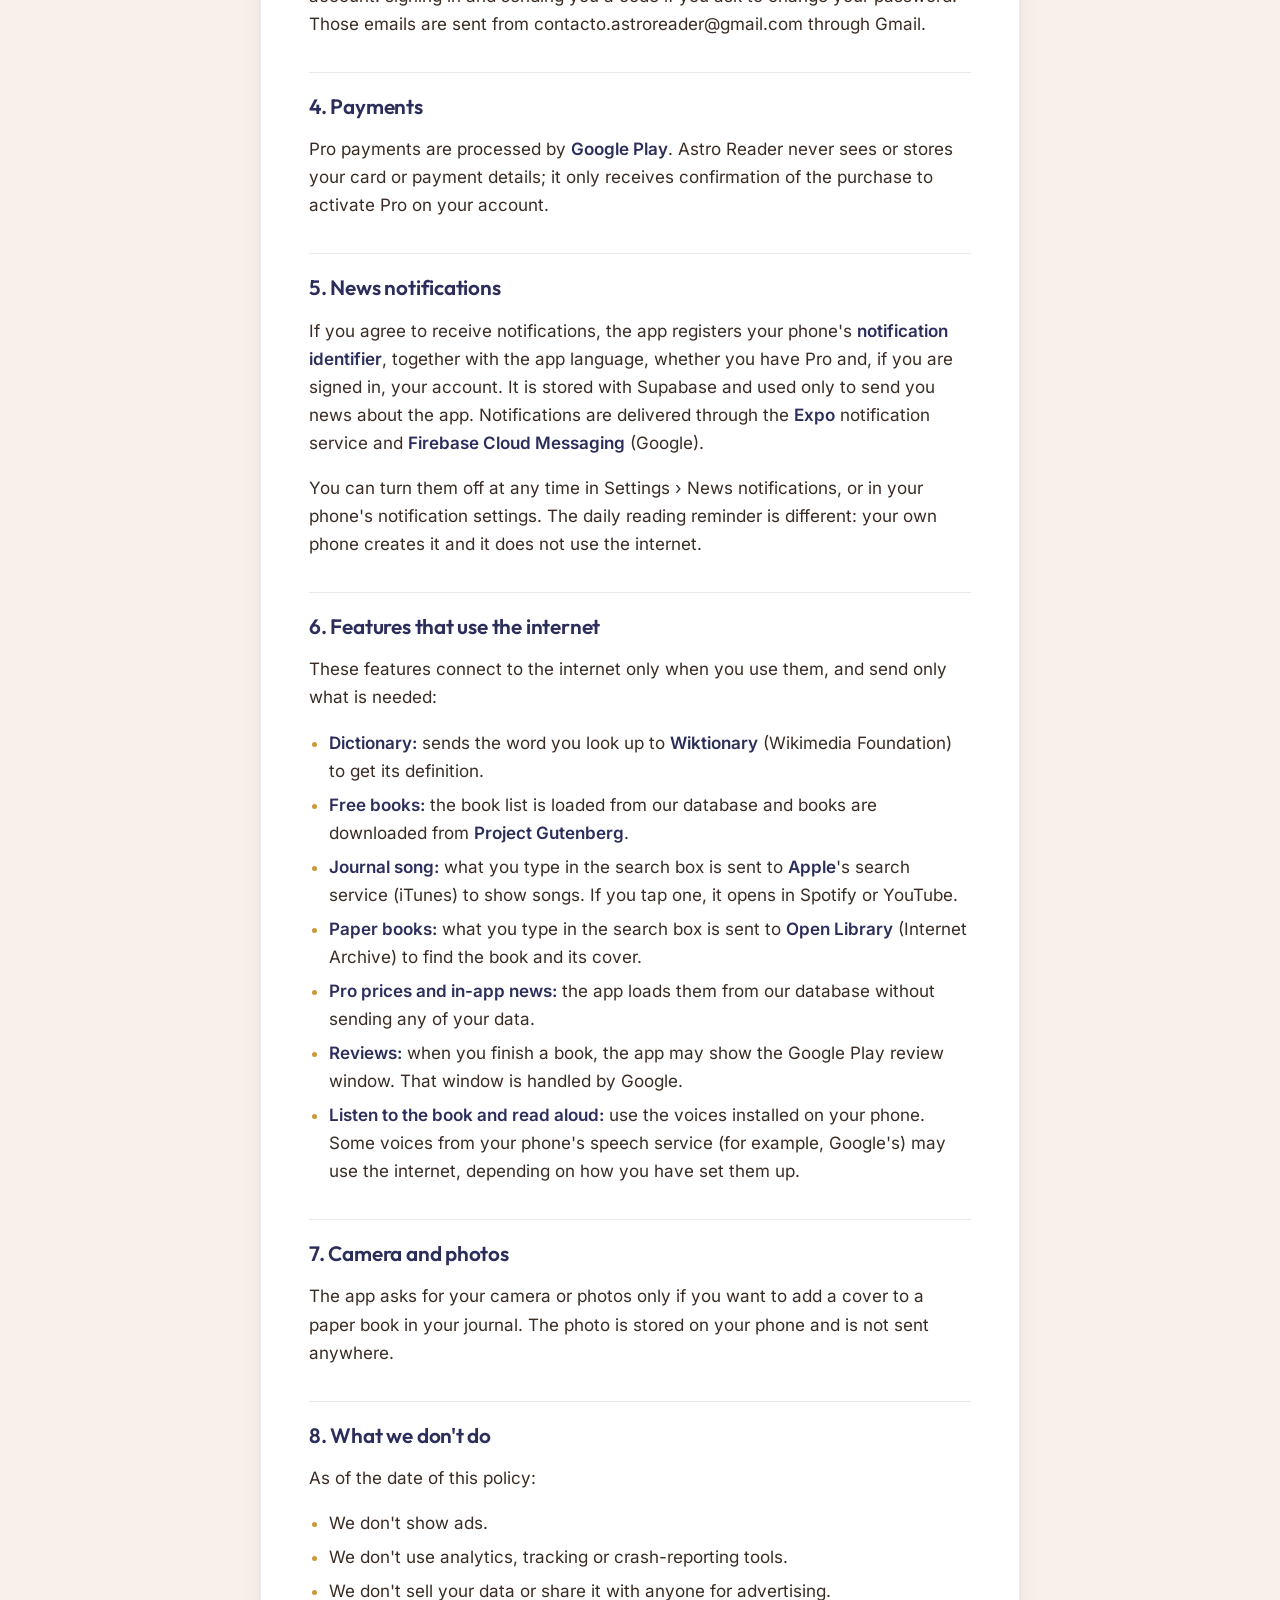
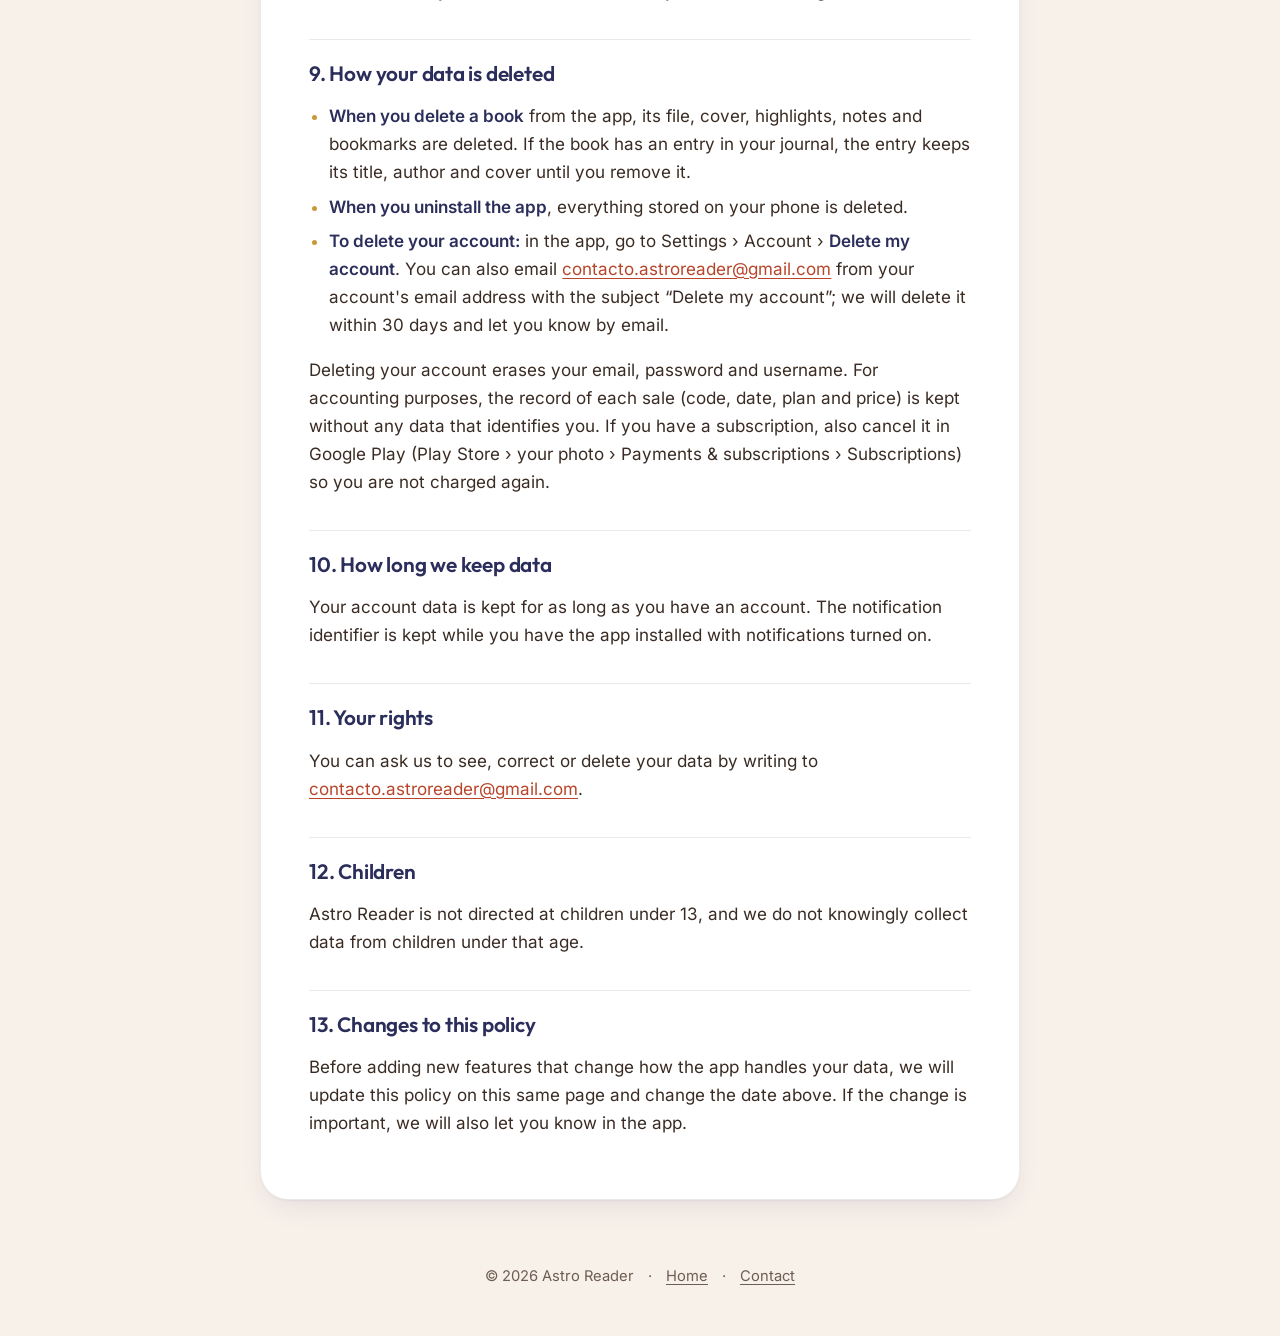
<file: en/privacy.html>
<!doctype html>
<html lang="en">
<head>
  <meta charset="utf-8">
  <meta name="viewport" content="width=device-width, initial-scale=1">
  <title>Astro Reader Privacy Policy</title>
  <meta name="description" content="What data Astro Reader uses, where it is stored and how you can delete it.">
  <meta name="theme-color" content="#F8F1EA" media="(prefers-color-scheme: light)">
  <meta name="theme-color" content="#16172C" media="(prefers-color-scheme: dark)">
  <link rel="icon" type="image/png" sizes="32x32" href="../img/favicon-32.png">
  <link rel="apple-touch-icon" href="../img/apple-touch-icon.png">
  <link rel="alternate" hreflang="es" href="https://astroreaderapp.github.io/privacidad.html">
  <link rel="alternate" hreflang="en" href="https://astroreaderapp.github.io/en/privacy.html">
  <link rel="stylesheet" href="../estilos.css">
  <meta property="og:type" content="article">
  <meta property="og:site_name" content="Astro Reader">
  <meta property="og:title" content="Astro Reader Privacy Policy">
  <meta property="og:description" content="What data Astro Reader uses, where it is stored and how you can delete it.">
  <meta property="og:image" content="https://astroreaderapp.github.io/img/compartir.png">
  <meta property="og:locale" content="en_US">
</head>
<body>
  <a class="saltar" href="#contenido">Skip to content</a>

  <header class="cabecera">
    <div class="contenedor">
      <a class="marca" href="index.html">
        <img src="../img/logo.webp" width="40" height="40" alt="">
        Astro Reader
      </a>
      <nav class="idioma" aria-label="Language">
        <a href="../privacidad.html" lang="es" hreflang="es">ES</a>
        <span aria-current="page" lang="en">EN</span>
      </nav>
    </div>
  </header>

  <main id="contenido" class="documento">
    <div class="contenedor">
      <article class="hoja">
        <h1>Astro Reader Privacy Policy</h1>
        <p class="fecha">Last updated: November 25, 2026</p>

        <div class="resumen">
          <p><strong>In short:</strong></p>
          <ul>
            <li>Your books, highlights, notes, progress and settings are stored only on your phone.</li>
            <li>You don't need an account to read. Accounts are only used for Astro Reader Pro.</li>
            <li>Currently, the app shows no ads, uses no analytics or tracking tools, and does not sell your data.</li>
            <li>Some features use the internet; below we explain which ones and what they send.</li>
          </ul>
        </div>

        <h2>1. Who we are</h2>
        <p>Astro Reader is an Android app for reading PDF and EPUB books. It is developed by <strong>Siriux Labs</strong>. If you have questions about this policy, write to us at <a href="mailto:contacto.astroreader@gmail.com">contacto.astroreader@gmail.com</a>.</p>

        <h2>2. What stays only on your phone</h2>
        <p>The following is stored inside the app, on your phone, and as of the date of this policy it is not sent to any server or synced to the cloud:</p>
        <ul>
          <li>The books you import (the app keeps a copy in its own storage) and their covers.</li>
          <li>Your highlights, personal notes and bookmarks.</li>
          <li>Your reading progress, statistics, streak, achievements and collections.</li>
          <li>Your reading journal: ratings, quotes, reviews and any cover photos you add.</li>
          <li>Your settings (theme, font, language, reminder and so on).</li>
        </ul>
        <p>The app does not make cloud backups: if you switch phones, this data does not move to the new one.</p>

        <h2>3. Your account (optional, Pro only)</h2>
        <p>You don't need an account to read. If you choose to create one for Astro Reader Pro (so you can get Pro back if you switch phones or reinstall the app), we store:</p>
        <ul>
          <li>Your <strong>email address</strong>.</li>
          <li>Your <strong>password</strong>, stored encrypted: no one, including us, can read it.</li>
          <li>Your <strong>username</strong>.</li>
          <li>Your <strong>Pro purchases</strong>: a 6-digit purchase code, the date, the plan (monthly, yearly or lifetime), the price and, if applicable, the end date.</li>
        </ul>
        <p>This data is stored with <strong>Supabase</strong>, a cloud database service with servers in the United States, which processes it on our behalf. Your email is used only for your account: signing in and sending you a code if you ask to change your password. Those emails are sent from contacto.astroreader@gmail.com through Gmail.</p>

        <h2>4. Payments</h2>
        <p>Pro payments are processed by <strong>Google Play</strong>. Astro Reader never sees or stores your card or payment details; it only receives confirmation of the purchase to activate Pro on your account.</p>

        <h2>5. News notifications</h2>
        <p>If you agree to receive notifications, the app registers your phone's <strong>notification identifier</strong>, together with the app language, whether you have Pro and, if you are signed in, your account. It is stored with Supabase and used only to send you news about the app. Notifications are delivered through the <strong>Expo</strong> notification service and <strong>Firebase Cloud Messaging</strong> (Google).</p>
        <p>You can turn them off at any time in Settings › News notifications, or in your phone's notification settings. The daily reading reminder is different: your own phone creates it and it does not use the internet.</p>

        <h2>6. Features that use the internet</h2>
        <p>These features connect to the internet only when you use them, and send only what is needed:</p>
        <ul>
          <li><strong>Dictionary:</strong> sends the word you look up to <strong>Wiktionary</strong> (Wikimedia Foundation) to get its definition.</li>
          <li><strong>Free books:</strong> the book list is loaded from our database and books are downloaded from <strong>Project Gutenberg</strong>.</li>
          <li><strong>Journal song:</strong> what you type in the search box is sent to <strong>Apple</strong>'s search service (iTunes) to show songs. If you tap one, it opens in Spotify or YouTube.</li>
          <li><strong>Paper books:</strong> what you type in the search box is sent to <strong>Open Library</strong> (Internet Archive) to find the book and its cover.</li>
          <li><strong>Pro prices and in-app news:</strong> the app loads them from our database without sending any of your data.</li>
          <li><strong>Reviews:</strong> when you finish a book, the app may show the Google Play review window. That window is handled by Google.</li>
          <li><strong>Listen to the book and read aloud:</strong> use the voices installed on your phone. Some voices from your phone's speech service (for example, Google's) may use the internet, depending on how you have set them up.</li>
        </ul>

        <h2>7. Camera and photos</h2>
        <p>The app asks for your camera or photos only if you want to add a cover to a paper book in your journal. The photo is stored on your phone and is not sent anywhere.</p>

        <h2>8. What we don't do</h2>
        <p>As of the date of this policy:</p>
        <ul>
          <li>We don't show ads.</li>
          <li>We don't use analytics, tracking or crash-reporting tools.</li>
          <li>We don't sell your data or share it with anyone for advertising.</li>
        </ul>

        <h2>9. How your data is deleted</h2>
        <ul>
          <li><strong>When you delete a book</strong> from the app, its file, cover, highlights, notes and bookmarks are deleted. If the book has an entry in your journal, the entry keeps its title, author and cover until you remove it.</li>
          <li><strong>When you uninstall the app</strong>, everything stored on your phone is deleted.</li>
          <li><strong>To delete your account:</strong> in the app, go to Settings › Account › <strong>Delete my account</strong>. You can also email <a href="mailto:contacto.astroreader@gmail.com">contacto.astroreader@gmail.com</a> from your account's email address with the subject “Delete my account”; we will delete it within 30 days and let you know by email.</li>
        </ul>
        <p>Deleting your account erases your email, password and username. For accounting purposes, the record of each sale (code, date, plan and price) is kept without any data that identifies you. If you have a subscription, also cancel it in Google Play (Play Store › your photo › Payments &amp; subscriptions › Subscriptions) so you are not charged again.</p>

        <h2>10. How long we keep data</h2>
        <p>Your account data is kept for as long as you have an account. The notification identifier is kept while you have the app installed with notifications turned on.</p>

        <h2>11. Your rights</h2>
        <p>You can ask us to see, correct or delete your data by writing to <a href="mailto:contacto.astroreader@gmail.com">contacto.astroreader@gmail.com</a>.</p>

        <h2>12. Children</h2>
        <p>Astro Reader is not directed at children under 13, and we do not knowingly collect data from children under that age.</p>

        <h2>13. Changes to this policy</h2>
        <p>Before adding new features that change how the app handles your data, we will update this policy on this same page and change the date above. If the change is important, we will also let you know in the app.</p>
      </article>
    </div>
  </main>

  <footer class="pie">
    <div class="contenedor">
      <span>© 2026 Astro Reader</span>
      <span aria-hidden="true">·</span>
      <a href="index.html">Home</a>
      <span aria-hidden="true">·</span>
      <a href="mailto:contacto.astroreader@gmail.com">Contact</a>
    </div>
  </footer>
</body>
</html>
</file>
<file: estilos.css>
/* Astro Reader · estilos del sitio
   Colores de la app: índigo #2B2D5B, coral #E4623F, crema #F8F1EA, dorado #C9993A, café #4A3426. */

@font-face { font-family: 'Inter'; src: url('fuentes/inter-latin-400-normal.woff2') format('woff2'); font-weight: 400; font-display: swap; }
@font-face { font-family: 'Inter'; src: url('fuentes/inter-latin-600-normal.woff2') format('woff2'); font-weight: 600; font-display: swap; }
@font-face { font-family: 'Outfit'; src: url('fuentes/outfit-latin-600-normal.woff2') format('woff2'); font-weight: 600; font-display: swap; }
@font-face { font-family: 'Outfit'; src: url('fuentes/outfit-latin-700-normal.woff2') format('woff2'); font-weight: 700; font-display: swap; }

:root {
  --indigo: #2B2D5B;
  --coral: #E4623F;
  --coral-texto: #B8452A; /* coral más oscuro para enlaces: se lee bien sobre crema */
  --crema: #F8F1EA;
  --dorado: #C9993A;
  --cafe: #4A3426;

  --fondo: var(--crema);
  --tarjeta: #FFFFFF;
  --texto: #3A2C24;
  --texto-suave: #6E5D52;
  --titulo: var(--indigo);
  --borde: rgba(74, 52, 38, 0.10);
  --sombra: 0 1px 2px rgba(43, 45, 91, 0.05), 0 12px 32px -12px rgba(43, 45, 91, 0.14);
  --destacado-fondo: var(--indigo);
  --destacado-texto: #F3EEF8;
  --icono: var(--indigo);
  --icono-fondo: #F1E9F8;
  --telefono: #1C1D3A;

  --radio: 28px;
  --radio-chico: 18px;
  --ancho: 1080px;
  color-scheme: light dark;
}

@media (prefers-color-scheme: dark) {
  :root {
    --fondo: #16172C;
    --tarjeta: #212341;
    --texto: #E9E2DA;
    --texto-suave: #B3AAB8;
    --titulo: #F3ECE3;
    --borde: rgba(255, 255, 255, 0.08);
    --sombra: 0 1px 2px rgba(0, 0, 0, 0.3), 0 12px 32px -12px rgba(0, 0, 0, 0.5);
    --destacado-fondo: #2B2D5B;
    --destacado-texto: #F3EEF8;
    --icono: #E9C77E;
    --icono-fondo: rgba(201, 153, 58, 0.14);
    --coral-texto: #F08A6C;
    --telefono: #0B0C18;
  }
}

* { box-sizing: border-box; }
html { -webkit-text-size-adjust: 100%; }
body {
  margin: 0;
  background: var(--fondo);
  color: var(--texto);
  font: 400 1.0625rem/1.65 'Inter', system-ui, -apple-system, 'Segoe UI', Roboto, sans-serif;
  -webkit-font-smoothing: antialiased;
}
img { max-width: 100%; height: auto; display: block; }
a { color: var(--coral-texto); text-underline-offset: 3px; }
a:focus-visible, button:focus-visible { outline: 3px solid var(--dorado); outline-offset: 3px; border-radius: 8px; }

h1, h2, h3 { font-family: 'Outfit', system-ui, sans-serif; color: var(--titulo); line-height: 1.12; margin: 0; letter-spacing: -0.01em; }

.saltar { position: absolute; left: -999px; top: 8px; background: var(--tarjeta); padding: 8px 14px; border-radius: 10px; z-index: 10; }
.saltar:focus { left: 16px; }

.contenedor { width: 100%; max-width: var(--ancho); margin: 0 auto; padding: 0 20px; }

/* ---------- Cabecera ---------- */
.cabecera { padding: 18px 0; }
.cabecera .contenedor { display: flex; align-items: center; justify-content: space-between; gap: 12px; }
.marca { display: flex; align-items: center; gap: 10px; text-decoration: none; color: var(--titulo); font: 700 1.2rem 'Outfit', sans-serif; }
.marca img { width: 40px; height: 40px; border-radius: 11px; }
.idioma { display: flex; background: var(--tarjeta); border: 1px solid var(--borde); border-radius: 999px; padding: 3px; font-size: 0.85rem; font-weight: 600; }
.idioma a, .idioma span { padding: 6px 12px; border-radius: 999px; text-decoration: none; color: var(--texto-suave); line-height: 1; }
.idioma [aria-current] { background: var(--indigo); color: #fff; }

/* ---------- Portada (hero) ---------- */
.hero { padding: 28px 0 56px; }
.hero .contenedor { display: grid; gap: 44px; align-items: center; }
.hero h1 { font-size: clamp(2.5rem, 9vw, 4.2rem); font-weight: 700; }
.hero .subtitulo { font-size: 1.15rem; color: var(--texto-suave); margin: 18px 0 28px; max-width: 32em; }

.boton {
  display: inline-flex; align-items: center; gap: 10px;
  background: var(--coral); color: #fff; text-decoration: none;
  font: 600 1rem 'Inter', sans-serif; padding: 15px 24px; border-radius: 999px;
  box-shadow: 0 10px 24px -10px rgba(228, 98, 63, 0.7);
}
.boton svg { width: 20px; height: 20px; }
.boton[aria-disabled="true"] { cursor: default; }
.nota-boton { display: block; margin-top: 12px; font-size: 0.9rem; color: var(--texto-suave); }

/* Maqueta de teléfono */
.telefono-zona { display: flex; justify-content: center; }
.telefono {
  position: relative; width: min(280px, 72vw); aspect-ratio: 9 / 19.5;
  background: var(--telefono); border-radius: 46px; padding: 11px;
  box-shadow: 0 40px 70px -30px rgba(43, 45, 91, 0.55), inset 0 0 0 2px rgba(255, 255, 255, 0.06);
}
.telefono::before { /* cámara */
  content: ''; position: absolute; top: 22px; left: 50%; width: 12px; height: 12px; margin-left: -6px;
  background: #000; border-radius: 50%; z-index: 2;
}
.pantalla { width: 100%; height: 100%; border-radius: 36px; overflow: hidden; background: #F5EBDD; position: relative; }
.pantalla img { width: 100%; height: 100%; object-fit: cover; }
/* Capturas que cambian solas (con fundido); sin animación si la persona pidió menos movimiento */
.capturas { position: relative; width: 100%; height: 100%; }
.capturas img { position: absolute; inset: 0; width: 100%; height: 100%; object-fit: cover; object-position: top; }
.capturas img + img { opacity: 0; }
@media (prefers-reduced-motion: no-preference) {
  .capturas img { animation: fundido 15s infinite; }
  .capturas img:nth-child(1) { animation-name: fundido-primera; }
  .capturas img:nth-child(2) { animation-delay: 5s; }
  .capturas img:nth-child(3) { animation-delay: 10s; }
}
@keyframes fundido-primera { 0%, 30% { opacity: 1; } 36%, 94% { opacity: 0; } 100% { opacity: 1; } }
@keyframes fundido { 0% { opacity: 0; } 6%, 33% { opacity: 1; } 39%, 100% { opacity: 0; } }

/* Lista "Y mucho más" */
.extras { list-style: none; margin: 0; padding: 0; display: grid; gap: 12px; }
.extras li {
  display: flex; gap: 14px; align-items: flex-start;
  background: var(--tarjeta); border: 1px solid var(--borde); border-radius: var(--radio-chico);
  padding: 16px 18px;
}
.extras svg {
  flex: none; width: 24px; height: 24px; margin-top: 2px; color: var(--icono);
  fill: none; stroke: currentColor; stroke-width: 1.5; stroke-linecap: round; stroke-linejoin: round;
}
.extras strong { display: block; font: 600 1.02rem/1.3 'Outfit', sans-serif; color: var(--titulo); margin-bottom: 3px; }
.extras span { display: block; color: var(--texto-suave); font-size: 0.95rem; line-height: 1.5; }
@media (min-width: 640px) { .extras { grid-template-columns: repeat(2, 1fr); } }
@media (min-width: 900px) { .extras { grid-template-columns: repeat(4, 1fr); } .extras li { flex-direction: column; } }

/* Espacio para la captura mientras no la haya */
.pantalla-vacia {
  height: 100%; display: flex; flex-direction: column; align-items: center; justify-content: center; gap: 14px;
  color: #8A7465; font-size: 0.85rem; text-align: center; padding: 24px;
  background: linear-gradient(160deg, #F8F1EA, #EFE2D2);
}
.pantalla-vacia img { width: 64px; height: 64px; border-radius: 16px; }

/* ---------- Secciones ---------- */
section { padding: 40px 0; }
.titulo-seccion { font-size: clamp(1.7rem, 5vw, 2.3rem); font-weight: 700; margin-bottom: 8px; }
.intro-seccion { color: var(--texto-suave); margin: 0 0 28px; }

.tarjetas { display: grid; gap: 16px; }
.tarjeta {
  background: var(--tarjeta); border: 1px solid var(--borde); border-radius: var(--radio);
  padding: 26px; box-shadow: var(--sombra);
}
.tarjeta h3 { font-size: 1.25rem; font-weight: 600; margin: 18px 0 8px; }
.tarjeta p { margin: 0; color: var(--texto-suave); }
.icono {
  width: 52px; height: 52px; border-radius: 16px; display: grid; place-items: center;
  background: var(--icono-fondo); color: var(--icono);
}
.icono svg { width: 26px; height: 26px; fill: none; stroke: currentColor; stroke-width: 1.5; stroke-linecap: round; stroke-linejoin: round; }

/* Bloque de privacidad */
.privacidad-bloque {
  background: var(--destacado-fondo); color: var(--destacado-texto);
  border-radius: var(--radio); padding: 34px 28px; display: grid; gap: 18px;
  position: relative; overflow: hidden;
}
.privacidad-bloque::after { /* estrella dorada del logo, de adorno */
  content: ''; position: absolute; right: -30px; bottom: -30px; width: 160px; height: 160px;
  background: var(--dorado); opacity: 0.12;
  clip-path: polygon(50% 0, 61% 39%, 100% 50%, 61% 61%, 50% 100%, 39% 61%, 0 50%, 39% 39%);
}
.privacidad-bloque h2 { color: #fff; font-size: clamp(1.5rem, 4.6vw, 2rem); font-weight: 700; }
.privacidad-bloque p { margin: 0; opacity: 0.9; max-width: 40em; }
.privacidad-bloque .icono { background: rgba(255, 255, 255, 0.1); color: #E9C77E; }
.privacidad-bloque a { color: #fff; font-weight: 600; }

/* ---------- Pie ---------- */
.pie { padding: 40px 0 48px; color: var(--texto-suave); font-size: 0.92rem; }
.pie .contenedor { display: flex; flex-wrap: wrap; gap: 6px 14px; justify-content: center; text-align: center; }
.pie a { color: var(--texto-suave); }
@media (max-width: 479px) {
  .pie .contenedor { gap: 6px 20px; }
  .pie span[aria-hidden] { display: none; }
}

/* ---------- Página de texto (política) ---------- */
.documento { padding: 16px 0 24px; }
.documento .hoja {
  background: var(--tarjeta); border: 1px solid var(--borde); border-radius: var(--radio);
  padding: 30px 22px; box-shadow: var(--sombra); max-width: 760px; margin: 0 auto;
}
.documento h1 { font-size: clamp(1.9rem, 6vw, 2.6rem); font-weight: 700; }
.documento .fecha { color: var(--texto-suave); margin: 10px 0 26px; font-size: 0.95rem; }
.documento h2 { font-size: 1.3rem; font-weight: 600; margin: 34px 0 10px; padding-top: 22px; border-top: 1px solid var(--borde); }
.documento h3 { font-size: 1.05rem; font-weight: 600; margin: 20px 0 6px; }
.documento ul { padding-left: 1.2em; }
.documento li { margin: 6px 0; }
.documento li::marker { color: var(--dorado); }
.documento strong { color: var(--titulo); font-weight: 600; }
.resumen {
  background: var(--icono-fondo); border-radius: var(--radio-chico); padding: 18px 20px; margin: 0 0 8px;
}
.resumen p { margin: 0 0 6px; }
.resumen ul { margin: 0; }
.volver { display: inline-block; margin: 0 auto 6px; font-weight: 600; text-decoration: none; }

/* ---------- Pantallas más grandes ---------- */
@media (min-width: 640px) {
  .tarjetas { grid-template-columns: repeat(2, 1fr); }
  .privacidad-bloque { grid-template-columns: auto 1fr; align-items: start; padding: 40px; gap: 24px; }
  .documento .hoja { padding: 44px 48px; }
}
@media (min-width: 900px) {
  .hero { padding: 48px 0 72px; }
  .hero .contenedor { grid-template-columns: 1.15fr 0.85fr; gap: 56px; }
  .tarjetas { grid-template-columns: repeat(6, 1fr); }
  .tarjetas .tarjeta { grid-column: span 2; }
  .tarjetas .tarjeta:nth-child(4), .tarjetas .tarjeta:nth-child(5) { grid-column: span 3; }
  section { padding: 56px 0; }
}

@media (prefers-reduced-motion: no-preference) {
  .boton { transition: transform 0.15s ease, box-shadow 0.15s ease; }
  a.boton:not([aria-disabled="true"]):hover { transform: translateY(-2px); }
}
</file>
